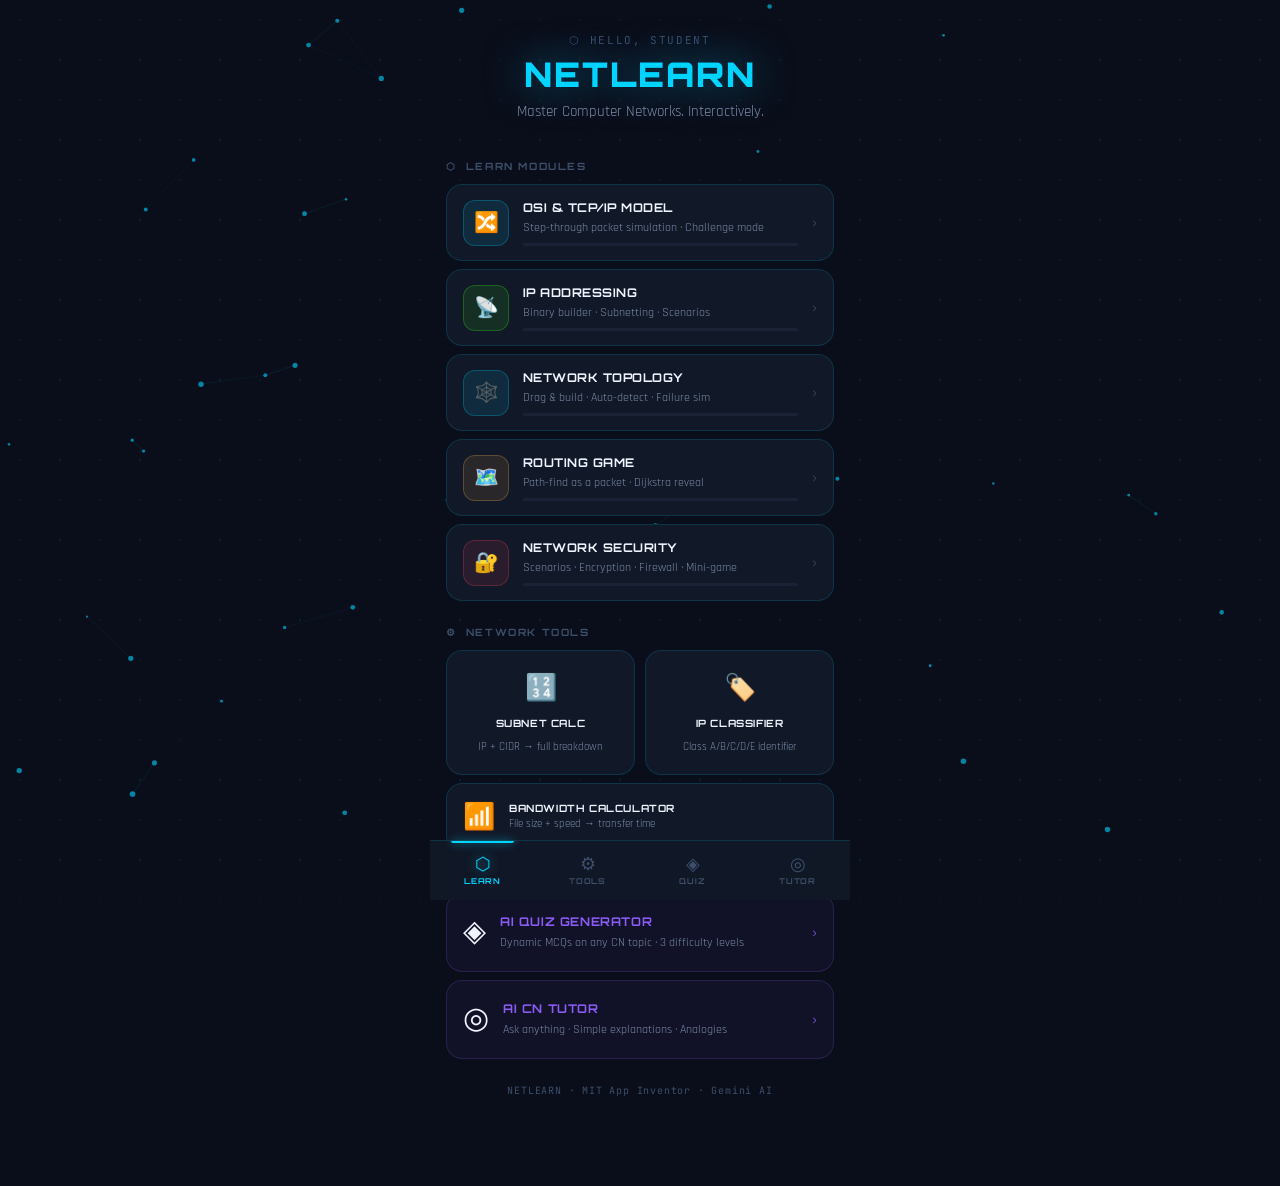
<file: index.html>
<!DOCTYPE html>
<html lang="en">
<head>
<meta charset="UTF-8">
<meta name="viewport" content="width=device-width, initial-scale=1.0, maximum-scale=1.0">
<meta name="description" content="NETLEARN — Interactive Computer Networks learning platform with simulations, tools, AI quiz, and tutor.">
<title>NETLEARN — Computer Networks</title>
<link rel="stylesheet" href="style.css">
<style>
  #bg-canvas { position:fixed; top:0; left:0; width:100%; height:100%; z-index:0; pointer-events:none; }
  .page-wrap  { position:relative; z-index:1; max-width:420px; margin:0 auto; padding-bottom:80px; }
  .hero { padding: 32px 20px 20px; text-align:center; }
  .hero-greeting { font-family:var(--font-mono); font-size:11px; color:var(--text-muted); letter-spacing:0.15em; text-transform:uppercase; margin-bottom:8px; }
  .hero-title { font-family:var(--font-display); font-size:34px; font-weight:900; color:var(--accent-blue); text-shadow:var(--glow-blue-lg); letter-spacing:0.06em; line-height:1; margin-bottom:10px; }
  .hero-tagline { font-family:var(--font-body); font-size:15px; color:var(--text-secondary); font-weight:400; }
  .section-label { font-family:var(--font-display); font-size:10px; font-weight:700; color:var(--text-muted); text-transform:uppercase; letter-spacing:0.16em; padding:16px 0 10px; }
  .module-card { display:flex; align-items:center; gap:14px; background:var(--bg-secondary); border:1px solid var(--border); border-radius:var(--radius-card); padding:14px 16px; text-decoration:none; color:var(--text-primary); transition:all 0.25s ease; margin-bottom:8px; }
  .module-card:hover,.module-card:active { border-color:var(--accent-blue); box-shadow:var(--glow-blue); transform:translateY(-1px); }
  .module-card:active { transform:scale(0.97); }
  .mod-icon { width:46px; height:46px; border-radius:12px; display:flex; align-items:center; justify-content:center; font-size:20px; flex-shrink:0; border:1px solid var(--border); }
  .mod-icon.blue   { background:rgba(0,212,255,0.1); border-color:rgba(0,212,255,0.25); }
  .mod-icon.green  { background:rgba(57,255,20,0.1); border-color:rgba(57,255,20,0.25); }
  .mod-icon.amber  { background:rgba(255,179,71,0.1); border-color:rgba(255,179,71,0.25); }
  .mod-icon.red    { background:rgba(255,69,96,0.1); border-color:rgba(255,69,96,0.25); }
  .mod-icon.purple { background:rgba(139,92,246,0.1); border-color:rgba(139,92,246,0.25); }
  .mod-info { flex:1; min-width:0; }
  .mod-name { font-family:var(--font-display); font-size:12px; font-weight:700; color:var(--text-primary); letter-spacing:0.04em; margin-bottom:2px; }
  .mod-desc { font-family:var(--font-body); font-size:12px; color:var(--text-secondary); white-space:nowrap; overflow:hidden; text-overflow:ellipsis; }
  .mod-progress { height:3px; background:var(--bg-tertiary); border-radius:99px; margin-top:6px; }
  .mod-progress-bar { height:100%; border-radius:99px; background:var(--accent-blue); transition:width 0.6s ease; box-shadow:0 0 6px rgba(0,212,255,0.5); }
  .mod-arrow { color:var(--text-muted); font-size:18px; flex-shrink:0; }
  .tool-grid { display:grid; grid-template-columns:1fr 1fr; gap:10px; margin-bottom:8px; }
  .tool-card { display:flex; flex-direction:column; align-items:center; justify-content:center; gap:8px; background:var(--bg-secondary); border:1px solid var(--border); border-radius:var(--radius-card); padding:18px 10px; text-decoration:none; color:var(--text-primary); text-align:center; transition:all 0.25s ease; }
  .tool-card:hover,.tool-card:active { border-color:var(--accent-blue); box-shadow:var(--glow-blue); }
  .tool-card:active { transform:scale(0.97); }
  .tool-icon { font-size:26px; }
  .tool-name { font-family:var(--font-display); font-size:10px; font-weight:700; letter-spacing:0.06em; color:var(--text-primary); }
  .tool-desc { font-size:11px; color:var(--text-secondary); font-family:var(--font-body); }
  .ai-card { display:flex; align-items:center; gap:14px; background:rgba(139,92,246,0.06); border:1px solid rgba(139,92,246,0.2); border-radius:var(--radius-card); padding:16px; text-decoration:none; color:var(--text-primary); transition:all 0.25s ease; margin-bottom:8px; }
  .ai-card:hover,.ai-card:active { border-color:var(--accent-purple); box-shadow:var(--glow-purple); }
  .ai-icon { font-size:30px; flex-shrink:0; }
  .ai-info h3 { font-family:var(--font-display); font-size:12px; font-weight:700; color:var(--accent-purple); letter-spacing:0.05em; margin-bottom:3px; }
  .ai-info p { font-family:var(--font-body); font-size:12px; color:var(--text-secondary); }
  .ai-arrow { color:var(--accent-purple); margin-left:auto; font-size:18px; flex-shrink:0; }
  .footer { text-align:center; font-family:var(--font-mono); font-size:10px; color:var(--text-muted); padding:16px 0 8px; letter-spacing:0.08em; }
  .px { padding:0 16px; }
</style>
</head>
<body>
<canvas id="bg-canvas"></canvas>
<div class="page-wrap">

  <!-- Hero -->
  <div class="hero stagger-1">
    <div class="hero-greeting">⬡ HELLO, STUDENT</div>
    <div class="hero-title">NETLEARN</div>
    <div class="hero-tagline">Master Computer Networks. Interactively.</div>
  </div>

  <div class="px">

    <!-- Learn Section -->
    <div class="section-label stagger-2">⬡ &nbsp;Learn Modules</div>

    <a class="module-card stagger-2" href="learn_osi.html">
      <div class="mod-icon blue">🔀</div>
      <div class="mod-info">
        <div class="mod-name">OSI &amp; TCP/IP MODEL</div>
        <div class="mod-desc">Step-through packet simulation · Challenge mode</div>
        <div class="mod-progress"><div class="mod-progress-bar" id="prog-osi" style="width:0%"></div></div>
      </div>
      <div class="mod-arrow">›</div>
    </a>

    <a class="module-card stagger-3" href="learn_ip.html">
      <div class="mod-icon green">📡</div>
      <div class="mod-info">
        <div class="mod-name">IP ADDRESSING</div>
        <div class="mod-desc">Binary builder · Subnetting · Scenarios</div>
        <div class="mod-progress"><div class="mod-progress-bar" id="prog-ip" style="width:0%;background:var(--accent-green);box-shadow:0 0 6px rgba(57,255,20,0.5)"></div></div>
      </div>
      <div class="mod-arrow">›</div>
    </a>

    <a class="module-card stagger-4" href="learn_topology.html">
      <div class="mod-icon blue">🕸️</div>
      <div class="mod-info">
        <div class="mod-name">NETWORK TOPOLOGY</div>
        <div class="mod-desc">Drag &amp; build · Auto-detect · Failure sim</div>
        <div class="mod-progress"><div class="mod-progress-bar" id="prog-topology" style="width:0%"></div></div>
      </div>
      <div class="mod-arrow">›</div>
    </a>

    <a class="module-card stagger-5" href="learn_routing.html">
      <div class="mod-icon amber">🗺️</div>
      <div class="mod-info">
        <div class="mod-name">ROUTING GAME</div>
        <div class="mod-desc">Path-find as a packet · Dijkstra reveal</div>
        <div class="mod-progress"><div class="mod-progress-bar" id="prog-routing" style="width:0%;background:var(--accent-amber);box-shadow:0 0 6px rgba(255,179,71,0.5)"></div></div>
      </div>
      <div class="mod-arrow">›</div>
    </a>

    <a class="module-card stagger-6" href="learn_security.html">
      <div class="mod-icon red">🔐</div>
      <div class="mod-info">
        <div class="mod-name">NETWORK SECURITY</div>
        <div class="mod-desc">Scenarios · Encryption · Firewall · Mini-game</div>
        <div class="mod-progress"><div class="mod-progress-bar" id="prog-security" style="width:0%;background:var(--accent-red);box-shadow:0 0 6px rgba(255,69,96,0.5)"></div></div>
      </div>
      <div class="mod-arrow">›</div>
    </a>

    <!-- Tools Section -->
    <div class="section-label stagger-6">⚙ &nbsp;Network Tools</div>
    <div class="tool-grid stagger-7">
      <a class="tool-card" href="tools_subnet.html">
        <div class="tool-icon">🔢</div>
        <div class="tool-name">SUBNET CALC</div>
        <div class="tool-desc">IP + CIDR → full breakdown</div>
      </a>
      <a class="tool-card" href="tools_ipclass.html">
        <div class="tool-icon">🏷️</div>
        <div class="tool-name">IP CLASSIFIER</div>
        <div class="tool-desc">Class A/B/C/D/E identifier</div>
      </a>
    </div>
    <a class="tool-card stagger-7" href="tools_bandwidth.html" style="flex-direction:row;justify-content:flex-start;gap:14px;padding:14px 16px;">
      <div class="tool-icon">📶</div>
      <div style="text-align:left">
        <div class="tool-name">BANDWIDTH CALCULATOR</div>
        <div class="tool-desc">File size + speed → transfer time</div>
      </div>
    </a>

    <!-- AI Features -->
    <div class="section-label stagger-7">◎ &nbsp;AI Features</div>
    <a class="ai-card stagger-8" href="quiz.html">
      <div class="ai-icon">◈</div>
      <div class="ai-info">
        <h3>AI QUIZ GENERATOR</h3>
        <p>Dynamic MCQs on any CN topic · 3 difficulty levels</p>
      </div>
      <div class="ai-arrow">›</div>
    </a>
    <a class="ai-card stagger-8" href="tutor.html">
      <div class="ai-icon">◎</div>
      <div class="ai-info">
        <h3>AI CN TUTOR</h3>
        <p>Ask anything · Simple explanations · Analogies</p>
      </div>
      <div class="ai-arrow">›</div>
    </a>

    <div class="footer">NETLEARN · MIT App Inventor · Gemini AI</div>
  </div>

  <!-- Bottom Nav -->
  <nav class="bottom-nav">
    <a class="nav-item active" href="index.html"><div class="nav-icon">⬡</div><div class="nav-label">Learn</div></a>
    <a class="nav-item" href="tools_subnet.html"><div class="nav-icon">⚙</div><div class="nav-label">Tools</div></a>
    <a class="nav-item" href="quiz.html"><div class="nav-icon">◈</div><div class="nav-label">Quiz</div></a>
    <a class="nav-item" href="tutor.html"><div class="nav-icon">◎</div><div class="nav-label">Tutor</div></a>
  </nav>
</div>

<script>
// Particle canvas animation
(function(){
  const canvas = document.getElementById('bg-canvas');
  const ctx = canvas.getContext('2d');
  let W, H, particles = [];
  function resize(){ W = canvas.width = window.innerWidth; H = canvas.height = window.innerHeight; }
  resize();
  window.addEventListener('resize', resize);
  for(let i=0;i<40;i++) particles.push({ x:Math.random()*W, y:Math.random()*H, vx:(Math.random()-.5)*0.4, vy:(Math.random()-.5)*0.4, r:Math.random()*2+1 });
  function draw(){
    ctx.clearRect(0,0,W,H);
    particles.forEach(p => {
      p.x += p.vx; p.y += p.vy;
      if(p.x<0) p.x=W; if(p.x>W) p.x=0;
      if(p.y<0) p.y=H; if(p.y>H) p.y=0;
      ctx.beginPath(); ctx.arc(p.x,p.y,p.r,0,Math.PI*2);
      ctx.fillStyle='rgba(0,212,255,0.6)'; ctx.fill();
    });
    particles.forEach((a,i)=> particles.slice(i+1).forEach(b=>{
      const dx=a.x-b.x, dy=a.y-b.y, dist=Math.sqrt(dx*dx+dy*dy);
      if(dist<120){ ctx.beginPath(); ctx.moveTo(a.x,a.y); ctx.lineTo(b.x,b.y);
        ctx.strokeStyle=`rgba(0,212,255,${0.18*(1-dist/120)})`; ctx.lineWidth=0.7; ctx.stroke(); }
    }));
    requestAnimationFrame(draw);
  }
  draw();
})();

// Load progress bars from localStorage
['osi','ip','topology','routing','security'].forEach(m=>{
  try{
    const p = parseInt(localStorage.getItem('progress_'+m)||0);
    const bar = document.getElementById('prog-'+m);
    if(bar) setTimeout(()=>bar.style.width=p+'%',300);
  }catch(e){}
});
</script>
</body>
</html>
</file>
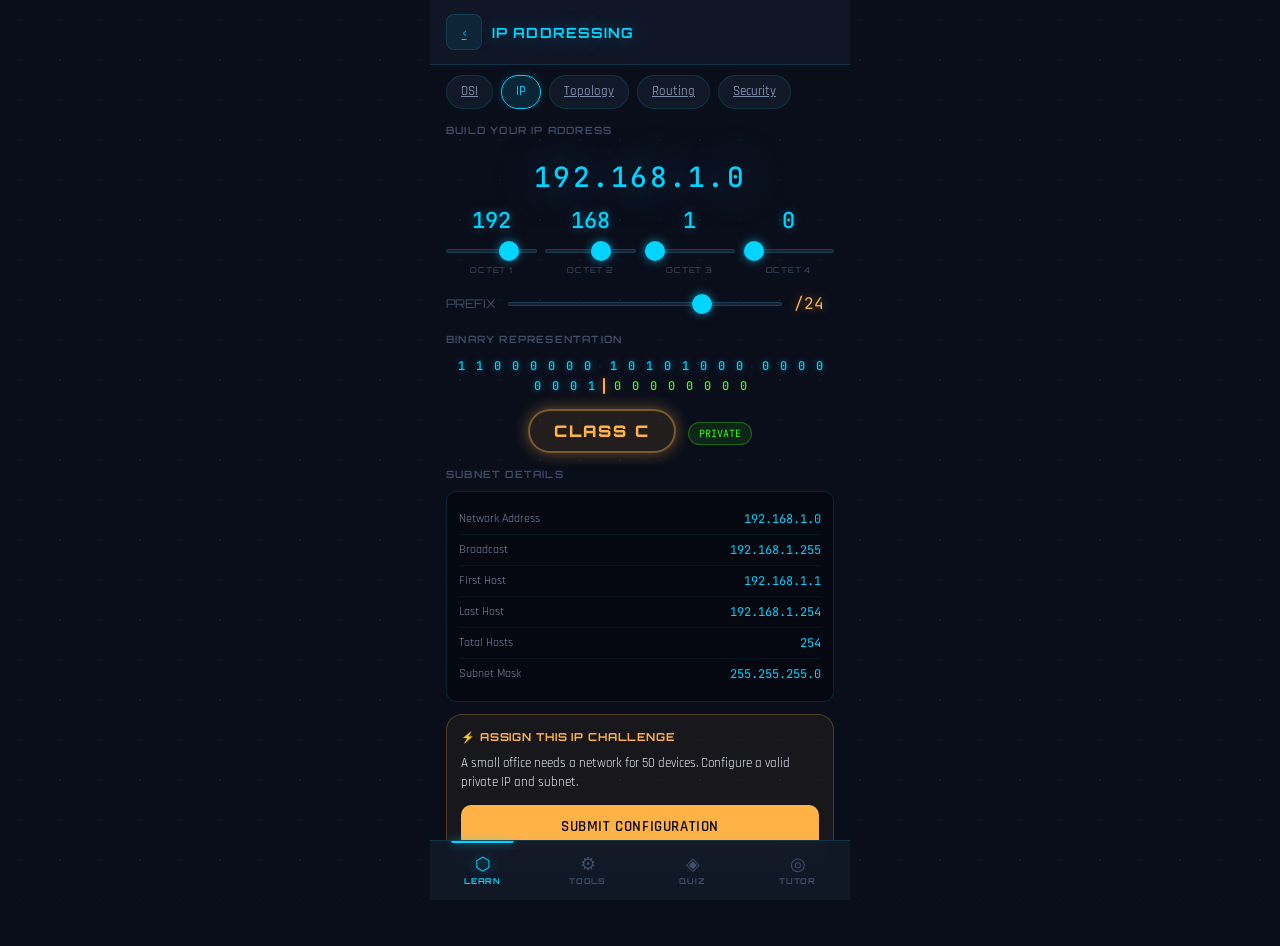
<file: learn_ip.html>
<!DOCTYPE html>
<html lang="en">
<head>
<meta charset="UTF-8">
<meta name="viewport" content="width=device-width, initial-scale=1.0, maximum-scale=1.0">
<meta name="description" content="IP Addressing & Subnetting interactive tool — NETLEARN">
<title>IP Addressing — NETLEARN</title>
<link rel="stylesheet" href="style.css">
<style>
  .topic-nav { padding:10px 16px 0; overflow-x:auto; display:flex; gap:8px; scrollbar-width:none; }
  .topic-nav::-webkit-scrollbar { display:none; }
  .ip-display { text-align:center; font-family:var(--font-mono); font-size:28px; font-weight:500; color:var(--accent-blue); text-shadow:var(--glow-blue-lg); letter-spacing:0.08em; padding:14px 16px 4px; }
  .octet-row { display:grid; grid-template-columns:repeat(4,1fr); gap:8px; padding:8px 16px; }
  .octet-box { text-align:center; }
  .octet-val { font-family:var(--font-mono); font-size:22px; font-weight:500; color:var(--accent-blue); text-shadow:0 0 10px rgba(0,212,255,0.4); line-height:1; margin-bottom:6px; }
  .octet-box input[type=range] { width:100%; }
  .octet-label { font-family:var(--font-display); font-size:8px; color:var(--text-muted); text-transform:uppercase; letter-spacing:0.1em; margin-top:4px; }
  .binary-row { display:flex; align-items:center; flex-wrap:wrap; padding:6px 16px; gap:2px; justify-content:center; }
  .bit { font-family:var(--font-mono); font-size:12px; font-weight:500; width:16px; text-align:center; transition:color 0.25s; }
  .bit.net { color:var(--accent-blue); text-shadow:0 0 6px rgba(0,212,255,0.5); }
  .bit.host { color:var(--accent-green); }
  .bit-dot { color:var(--text-muted); font-size:10px; margin:0 2px; }
  .prefix-sep { width:2px; height:16px; background:var(--accent-amber); box-shadow:0 0 8px rgba(255,179,71,0.6); border-radius:1px; display:inline-block; margin:0 2px; }
  .cidr-row { display:flex; align-items:center; gap:12px; padding:8px 16px; }
  .cidr-label { font-family:var(--font-display); font-size:12px; color:var(--text-muted); white-space:nowrap; }
  .cidr-badge { font-family:var(--font-mono); font-size:16px; color:var(--accent-amber); text-shadow:0 0 10px rgba(255,179,71,0.5); min-width:40px; }
  .class-badge-wrap { text-align:center; padding:8px 16px 4px; }
  .class-badge { display:inline-block; font-family:var(--font-display); font-size:16px; font-weight:900; letter-spacing:0.12em; padding:8px 24px; border-radius:var(--radius-pill); border:2px solid; transition:all 0.3s; }
  .private-badge { display:inline-block; font-family:var(--font-mono); font-size:10px; padding:3px 10px; border-radius:var(--radius-pill); margin-left:8px; }
  .subnet-card { margin:6px 16px; background:#050810; border:1px solid rgba(0,212,255,0.15); border-radius:10px; padding:12px; }
  .subnet-row { display:flex; justify-content:space-between; align-items:center; padding:6px 0; border-bottom:1px solid rgba(0,212,255,0.05); }
  .subnet-row:last-child { border-bottom:none; }
  .subnet-lbl { font-family:var(--font-body); font-size:12px; color:var(--text-secondary); }
  .subnet-val { font-family:var(--font-mono); font-size:12px; color:var(--accent-blue); }
  .challenge-card { margin:6px 16px; background:rgba(255,179,71,0.06); border:1px solid rgba(255,179,71,0.25); border-radius:var(--radius-card); padding:14px; }
  .challenge-card h3 { font-family:var(--font-display); font-size:11px; color:var(--accent-amber); letter-spacing:0.08em; margin-bottom:8px; }
  .challenge-card p { font-family:var(--font-body); font-size:13px; color:var(--text-primary); line-height:1.5; margin-bottom:12px; }
  .challenge-result-msg { font-family:var(--font-mono); font-size:12px; padding:8px; border-radius:8px; margin-top:8px; display:none; }
</style>
</head>
<body>
<div class="screen">

  <div class="header">
    <a href="index.html" class="back-btn">‹</a>
    <h1>IP ADDRESSING</h1>
  </div>

  <div class="topic-nav">
    <a href="learn_osi.html" class="chip">OSI</a>
    <span class="chip active">IP</span>
    <a href="learn_topology.html" class="chip">Topology</a>
    <a href="learn_routing.html" class="chip">Routing</a>
    <a href="learn_security.html" class="chip">Security</a>
  </div>

  <div style="padding:10px 16px 0"><span class="card-title">BUILD YOUR IP ADDRESS</span></div>

  <!-- IP Display -->
  <div class="ip-display" id="ip-display">192.168.1.0</div>

  <!-- Octet sliders -->
  <div class="octet-row">
    <div class="octet-box">
      <div class="octet-val" id="v0">192</div>
      <input type="range" min="0" max="255" value="192" id="s0" oninput="updateOctet(0,this.value)">
      <div class="octet-label">Octet 1</div>
    </div>
    <div class="octet-box">
      <div class="octet-val" id="v1">168</div>
      <input type="range" min="0" max="255" value="168" id="s1" oninput="updateOctet(1,this.value)">
      <div class="octet-label">Octet 2</div>
    </div>
    <div class="octet-box">
      <div class="octet-val" id="v2">1</div>
      <input type="range" min="0" max="255" value="1" id="s2" oninput="updateOctet(2,this.value)">
      <div class="octet-label">Octet 3</div>
    </div>
    <div class="octet-box">
      <div class="octet-val" id="v3">0</div>
      <input type="range" min="0" max="255" value="0" id="s3" oninput="updateOctet(3,this.value)">
      <div class="octet-label">Octet 4</div>
    </div>
  </div>

  <!-- CIDR Slider -->
  <div class="cidr-row">
    <div class="cidr-label">PREFIX</div>
    <input type="range" min="8" max="30" value="24" id="cidr-slider" oninput="updateUI()" style="flex:1">
    <div class="cidr-badge" id="cidr-display">/24</div>
  </div>

  <!-- Binary display -->
  <div style="padding:4px 16px 0"><span class="card-title">BINARY REPRESENTATION</span></div>
  <div class="binary-row" id="binary-row"></div>

  <!-- Class badge -->
  <div class="class-badge-wrap">
    <span class="class-badge" id="class-badge">CLASS C</span>
    <span class="private-badge" id="private-badge" style="background:rgba(57,255,20,0.1);border:1px solid rgba(57,255,20,0.3);color:var(--accent-green)">PRIVATE</span>
  </div>

  <!-- Subnet details -->
  <div style="padding:6px 16px 0"><span class="card-title">SUBNET DETAILS</span></div>
  <div class="subnet-card">
    <div class="subnet-row"><span class="subnet-lbl">Network Address</span><span class="subnet-val" id="r-net">192.168.1.0</span></div>
    <div class="subnet-row"><span class="subnet-lbl">Broadcast</span><span class="subnet-val" id="r-bcast">192.168.1.255</span></div>
    <div class="subnet-row"><span class="subnet-lbl">First Host</span><span class="subnet-val" id="r-first">192.168.1.1</span></div>
    <div class="subnet-row"><span class="subnet-lbl">Last Host</span><span class="subnet-val" id="r-last">192.168.1.254</span></div>
    <div class="subnet-row"><span class="subnet-lbl">Total Hosts</span><span class="subnet-val" id="r-hosts">254</span></div>
    <div class="subnet-row"><span class="subnet-lbl">Subnet Mask</span><span class="subnet-val" id="r-mask">255.255.255.0</span></div>
  </div>

  <!-- Game mode -->
  <div class="challenge-card">
    <h3>⚡ ASSIGN THIS IP CHALLENGE</h3>
    <p id="challenge-text">A small office needs a network for 50 devices. Configure a valid private IP and subnet.</p>
    <button class="btn btn-amber btn-full" onclick="checkChallenge()">SUBMIT CONFIGURATION</button>
    <div class="challenge-result-msg" id="challenge-msg"></div>
  </div>

  <nav class="bottom-nav">
    <a class="nav-item active" href="index.html"><div class="nav-icon">⬡</div><div class="nav-label">Learn</div></a>
    <a class="nav-item" href="tools_subnet.html"><div class="nav-icon">⚙</div><div class="nav-label">Tools</div></a>
    <a class="nav-item" href="quiz.html"><div class="nav-icon">◈</div><div class="nav-label">Quiz</div></a>
    <a class="nav-item" href="tutor.html"><div class="nav-icon">◎</div><div class="nav-label">Tutor</div></a>
  </nav>
</div>

<script src="utils.js"></script>
<script>
let octets = [192,168,1,0];
let prefix = 24;

const CLASS_COLORS = {
  A:       { color:'var(--accent-blue)',   bg:'rgba(0,212,255,0.1)',   border:'rgba(0,212,255,0.4)' },
  B:       { color:'var(--accent-green)',  bg:'rgba(57,255,20,0.1)',   border:'rgba(57,255,20,0.4)' },
  C:       { color:'var(--accent-amber)',  bg:'rgba(255,179,71,0.1)',  border:'rgba(255,179,71,0.4)' },
  D:       { color:'var(--accent-purple)', bg:'rgba(139,92,246,0.1)', border:'rgba(139,92,246,0.4)' },
  E:       { color:'var(--accent-red)',    bg:'rgba(255,69,96,0.1)',   border:'rgba(255,69,96,0.4)' },
  Loopback:{ color:'var(--text-secondary)',bg:'rgba(120,139,168,0.1)', border:'rgba(120,139,168,0.4)' }
};

function updateOctet(i, v) { octets[i] = parseInt(v); document.getElementById('v'+i).textContent = v; updateUI(); }

function updateUI() {
  prefix = parseInt(document.getElementById('cidr-slider').value);
  document.getElementById('cidr-display').textContent = '/' + prefix;
  document.getElementById('ip-display').textContent = octets.join('.');

  // Binary display
  const bits = octets.map(o => toBinary(o)).join('');
  const row = document.getElementById('binary-row');
  row.innerHTML = '';
  for (let i = 0; i < 32; i++) {
    if (i > 0 && i % 8 === 0 && i !== prefix) row.insertAdjacentHTML('beforeend','<span class="bit-dot">.</span>');
    if (i === prefix) row.insertAdjacentHTML('beforeend','<span class="prefix-sep"></span>');
    const cls = i < prefix ? 'net' : 'host';
    row.insertAdjacentHTML('beforeend',`<span class="bit ${cls}">${bits[i]}</span>`);
  }

  // Class badge
  const cls = getClass(octets[0]);
  const cc = CLASS_COLORS[cls] || CLASS_COLORS.C;
  const badge = document.getElementById('class-badge');
  badge.textContent = 'CLASS ' + cls;
  badge.style.color = cc.color; badge.style.background = cc.bg; badge.style.borderColor = cc.border;
  badge.style.boxShadow = `0 0 16px ${cc.border}`;

  // Private badge
  const privBadge = document.getElementById('private-badge');
  if (isPrivate(octets)) {
    privBadge.style.display = 'inline-block';
  } else {
    privBadge.style.display = 'none';
  }

  // Subnet details
  const d = getSubnetDetails(octets, prefix);
  document.getElementById('r-net').textContent = d.network;
  document.getElementById('r-bcast').textContent = d.broadcast;
  document.getElementById('r-first').textContent = d.firstHost;
  document.getElementById('r-last').textContent = d.lastHost;
  document.getElementById('r-hosts').textContent = d.totalHosts.toLocaleString();
  document.getElementById('r-mask').textContent = d.mask;

  try { localStorage.setItem('progress_ip', Math.min(100, prefix*2).toString()); } catch(e){}
}

const CHALLENGES = [
  { text:'A small office needs a network for 50 devices. Configure a valid private IP and subnet.', minHosts:50, maxHosts:254, mustPrivate:true },
  { text:'A large university needs IP space for 1000 devices. Configure accordingly.', minHosts:500, maxHosts:65534, mustPrivate:true },
  { text:'A point-to-point WAN link needs exactly 2 host addresses. What prefix?', minHosts:2, maxHosts:2, mustPrivate:false },
];
let currentChallenge = 0;

document.getElementById('challenge-text').textContent = CHALLENGES[0].text;

function checkChallenge() {
  const ch = CHALLENGES[currentChallenge];
  const d = getSubnetDetails(octets, prefix);
  const msg = document.getElementById('challenge-msg');
  msg.style.display = 'block';
  if (ch.mustPrivate && !isPrivate(octets)) {
    msg.style.background = 'rgba(255,69,96,0.1)'; msg.style.color = 'var(--accent-red)';
    msg.textContent = '✗ Must use a private IP range (10.x, 172.16-31.x, or 192.168.x.x)';
    return;
  }
  if (d.totalHosts >= ch.minHosts && d.totalHosts <= ch.maxHosts) {
    msg.style.background = 'rgba(57,255,20,0.1)'; msg.style.color = 'var(--accent-green)';
    msg.textContent = '✓ Correct! ' + d.totalHosts + ' usable hosts configured.';
    currentChallenge = (currentChallenge + 1) % CHALLENGES.length;
    setTimeout(() => { document.getElementById('challenge-text').textContent = CHALLENGES[currentChallenge].text; msg.style.display='none'; }, 2500);
    try { localStorage.setItem('progress_ip', '100'); sendToApp({type:'topicDone',topic:'ip'}); } catch(e){}
  } else {
    msg.style.background = 'rgba(255,69,96,0.1)'; msg.style.color = 'var(--accent-red)';
    msg.textContent = `✗ Need ${ch.minHosts}–${ch.maxHosts} hosts. Your subnet has ${d.totalHosts}.`;
  }
}

updateUI();
</script>
</body>
</html>
</file>
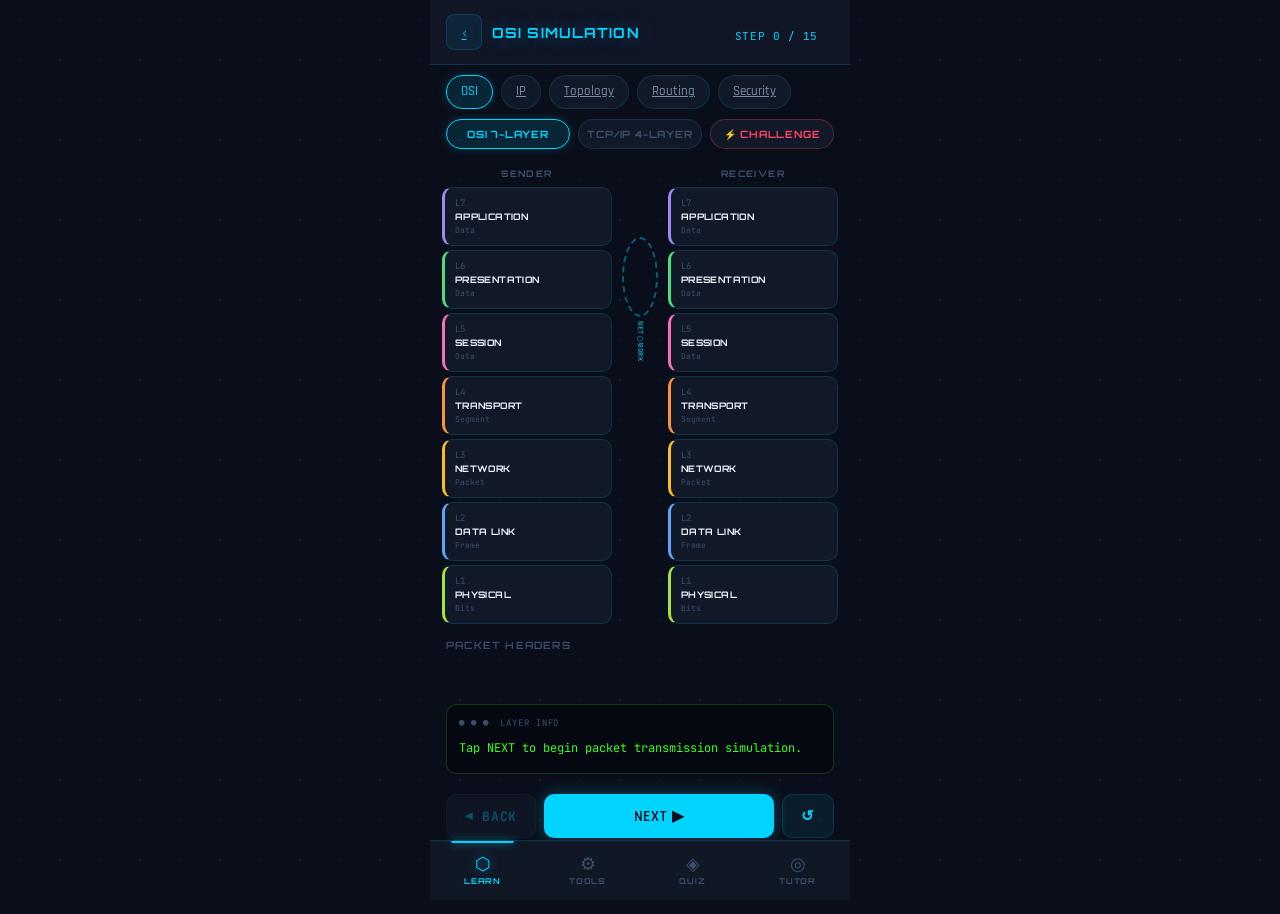
<file: learn_osi.html>
<!DOCTYPE html>
<html lang="en">
<head>
<meta charset="UTF-8">
<meta name="viewport" content="width=device-width, initial-scale=1.0, maximum-scale=1.0">
<meta name="description" content="OSI & TCP/IP Model interactive simulation — NETLEARN">
<title>OSI Simulation — NETLEARN</title>
<link rel="stylesheet" href="style.css">
<style>
  .topic-nav { padding:10px 16px 0; overflow-x:auto; display:flex; gap:8px; scrollbar-width:none; }
  .topic-nav::-webkit-scrollbar { display:none; }
  .step-info { font-family:var(--font-mono); font-size:11px; color:var(--accent-blue); text-align:right; padding:8px 16px 0; letter-spacing:0.05em; }
  .mode-row { display:flex; gap:8px; padding:10px 16px; }
  .mode-pill { flex:1; text-align:center; padding:8px; border-radius:var(--radius-pill); font-family:var(--font-display); font-size:10px; font-weight:700; letter-spacing:0.08em; border:1px solid var(--border); background:var(--bg-secondary); color:var(--text-muted); cursor:pointer; transition:all 0.25s; }
  .mode-pill.active { background:rgba(0,212,255,0.12); border-color:var(--accent-blue); color:var(--accent-blue); box-shadow:0 0 10px rgba(0,212,255,0.2); }
  .sim-area { padding:0 12px; display:grid; grid-template-columns:1fr 44px 1fr; gap:6px; align-items:start; }
  .col-label { font-family:var(--font-display); font-size:9px; font-weight:700; color:var(--text-muted); letter-spacing:0.16em; text-align:center; padding:8px 0 6px; }
  .layer-card { border-radius:10px; padding:9px 10px; background:var(--bg-secondary); border:1px solid var(--border); border-left:3px solid; margin-bottom:4px; cursor:pointer; transition:all 0.25s ease; position:relative; }
  .layer-card.active { background:rgba(0,212,255,0.06); transform:scale(1.02); box-shadow:0 0 14px rgba(0,212,255,0.3); }
  .layer-card.challenge-break { border-color:var(--accent-red)!important; background:rgba(255,69,96,0.08)!important; animation:glowPulseRed 1.5s infinite; }
  .layer-num { font-family:var(--font-mono); font-size:9px; color:var(--text-muted); }
  .layer-name { font-family:var(--font-display); font-size:9px; font-weight:700; color:var(--text-primary); letter-spacing:0.04em; }
  .layer-pdu { font-family:var(--font-mono); font-size:8px; color:var(--text-muted); }
  .cloud-col { display:flex; flex-direction:column; align-items:center; justify-content:center; gap:4px; min-height:280px; }
  .cloud-circle { width:36px; height:80px; border:2px dashed rgba(0,212,255,0.4); border-radius:50%; display:flex; align-items:center; justify-content:center; animation:glowPulse 2.5s infinite; }
  .cloud-label { font-family:var(--font-mono); font-size:7px; color:var(--accent-blue); text-align:center; letter-spacing:0.08em; writing-mode:vertical-rl; }
  .packet-viz { padding:10px 16px; overflow-x:auto; display:flex; gap:4px; scrollbar-width:none; min-height:38px; align-items:center; }
  .packet-viz::-webkit-scrollbar { display:none; }
  .pkt-seg { font-family:var(--font-mono); font-size:10px; padding:4px 8px; border-radius:6px; white-space:nowrap; border:1px solid; animation:fadeSlideUp 0.3s ease; }
  .info-panel { margin:10px 16px; background:#050810; border:1px solid rgba(57,255,20,0.2); border-radius:10px; padding:12px; min-height:70px; }
  .info-panel .ip-header { font-family:var(--font-mono); font-size:9px; color:var(--text-muted); margin-bottom:8px; letter-spacing:0.1em; }
  .info-panel .ip-text { font-family:var(--font-mono); font-size:12px; color:var(--accent-green); line-height:1.6; }
  .controls { display:flex; gap:8px; padding:10px 16px 0; }
  .challenge-overlay { display:none; position:fixed; inset:0; background:rgba(10,14,26,0.92); z-index:300; flex-direction:column; align-items:center; justify-content:center; }
  .challenge-overlay.show { display:flex; }
  .challenge-result { border-radius:var(--radius-card); padding:32px; text-align:center; max-width:300px; }
  .challenge-result h2 { font-family:var(--font-display); font-size:20px; font-weight:900; margin-bottom:12px; letter-spacing:0.08em; }
  .challenge-result p { font-family:var(--font-body); font-size:15px; color:var(--text-secondary); margin-bottom:20px; }
</style>
</head>
<body>
<div class="screen">

  <!-- Header -->
  <div class="header">
    <a href="index.html" class="back-btn">‹</a>
    <h1>OSI SIMULATION</h1>
    <div id="step-counter" class="step-info">STEP 0 / 15</div>
  </div>

  <!-- Topic pills -->
  <div class="topic-nav">
    <span class="chip active">OSI</span>
    <a href="learn_ip.html" class="chip">IP</a>
    <a href="learn_topology.html" class="chip">Topology</a>
    <a href="learn_routing.html" class="chip">Routing</a>
    <a href="learn_security.html" class="chip">Security</a>
  </div>

  <!-- Mode toggle -->
  <div class="mode-row">
    <button class="mode-pill active" id="osi-btn" onclick="setModel('osi')">OSI 7-LAYER</button>
    <button class="mode-pill" id="tcpip-btn" onclick="setModel('tcpip')">TCP/IP 4-LAYER</button>
    <button class="mode-pill" id="challenge-btn" onclick="startChallenge()" style="border-color:rgba(255,69,96,0.3);color:var(--accent-red);">⚡ CHALLENGE</button>
  </div>

  <!-- Simulation area -->
  <div class="sim-area" id="sim-area">
    <div>
      <div class="col-label">SENDER</div>
      <div id="sender-layers"></div>
    </div>
    <div class="cloud-col">
      <div class="cloud-circle"></div>
      <div class="cloud-label">NET⬡WORK</div>
    </div>
    <div>
      <div class="col-label">RECEIVER</div>
      <div id="receiver-layers"></div>
    </div>
  </div>

  <!-- Packet visualizer -->
  <div style="padding:6px 16px 0"><span class="card-title">PACKET HEADERS</span></div>
  <div class="packet-viz" id="packet-viz"></div>

  <!-- Info panel -->
  <div class="info-panel">
    <div class="ip-header">● ● ●&nbsp;&nbsp;LAYER INFO</div>
    <div class="ip-text" id="info-text">Tap NEXT to begin packet transmission simulation.</div>
  </div>

  <!-- Controls -->
  <div class="controls">
    <button class="btn btn-terminal" onclick="prevStep()" id="btn-back" disabled>◀ BACK</button>
    <button class="btn btn-primary" onclick="nextStep()" id="btn-next" style="flex:2">NEXT ▶</button>
    <button class="btn btn-ghost" onclick="resetSim()">↺</button>
  </div>

  <!-- Bottom Nav -->
  <nav class="bottom-nav">
    <a class="nav-item active" href="index.html"><div class="nav-icon">⬡</div><div class="nav-label">Learn</div></a>
    <a class="nav-item" href="tools_subnet.html"><div class="nav-icon">⚙</div><div class="nav-label">Tools</div></a>
    <a class="nav-item" href="quiz.html"><div class="nav-icon">◈</div><div class="nav-label">Quiz</div></a>
    <a class="nav-item" href="tutor.html"><div class="nav-icon">◎</div><div class="nav-label">Tutor</div></a>
  </nav>
</div>

<!-- Challenge overlay -->
<div class="challenge-overlay" id="challenge-overlay">
  <div class="challenge-result" id="challenge-result"></div>
</div>

<script src="utils.js"></script>
<script>
const OSI_LAYERS = [
  { id:7, name:'Application',  pdu:'Data',    color:'#9D8BF4', header:'[APP]',  info:'User data created here. HTTP, FTP, DNS protocols operate at this layer.' },
  { id:6, name:'Presentation', pdu:'Data',    color:'#4ADE80', header:'[PRES]', info:'Encrypts & encodes data. SSL/TLS, JPEG, ASCII conversion happen here.' },
  { id:5, name:'Session',      pdu:'Data',    color:'#F472B6', header:'[SESS]', info:'Opens, manages, and terminates communication sessions between applications.' },
  { id:4, name:'Transport',    pdu:'Segment', color:'#FB923C', header:'[TCP]',  info:'Adds port numbers and sequence numbers. TCP provides reliability, UDP is fast.' },
  { id:3, name:'Network',      pdu:'Packet',  color:'#FBBF24', header:'[IP]',   info:'Adds source & destination IP addresses. Routers operate at this layer.' },
  { id:2, name:'Data Link',    pdu:'Frame',   color:'#60A5FA', header:'[MAC]',  info:'Adds MAC address and CRC error check. Switches operate at this layer.' },
  { id:1, name:'Physical',     pdu:'Bits',    color:'#A3E635', header:'[BITS]', info:'Converts the frame into electrical, light, or radio signals for transmission.' }
];

const TCPIP_LAYERS = [
  { id:4, name:'Application',    pdu:'Data',    color:'#9D8BF4', header:'[APP+PRES+SESS]', info:'Combines OSI App, Presentation & Session. HTTP, FTP, SMTP, DNS.' },
  { id:3, name:'Transport',      pdu:'Segment', color:'#FB923C', header:'[TCP/UDP]',       info:'Same as OSI Transport — TCP for reliability, UDP for speed.' },
  { id:2, name:'Internet',       pdu:'Packet',  color:'#FBBF24', header:'[IP+ICMP]',       info:'Equivalent to OSI Network layer. IP addressing, ICMP, ARP.' },
  { id:1, name:'Network Access', pdu:'Frame',   color:'#60A5FA', header:'[MAC+BITS]',      info:'Combines OSI Data Link and Physical layers. Ethernet, WiFi.' }
];

let currentModel = 'osi';
let step = 0;
let challengeMode = false;
let challengeLayer = null;
let layers = [];

function setModel(model) {
  currentModel = model;
  document.getElementById('osi-btn').classList.toggle('active', model==='osi');
  document.getElementById('tcpip-btn').classList.toggle('active', model==='tcpip');
  layers = model === 'osi' ? OSI_LAYERS : TCPIP_LAYERS;
  resetSim();
}

function buildLayerHTML(layers, side, activeStep) {
  const maxStep = layers.length;
  return layers.map((l, i) => {
    let isActive = false;
    if (side === 'sender' && activeStep >= 1 && activeStep <= maxStep) {
      // sender goes top to bottom (layer 7 → 1), step 1 = layer 7
      isActive = activeStep === (i + 1);
    } else if (side === 'receiver' && activeStep > maxStep + 1) {
      // receiver goes bottom to top (layer 1 → 7)
      const recvStep = activeStep - maxStep - 1;
      isActive = recvStep === (maxStep - i);
    }
    const breakClass = challengeMode && challengeLayer === l.id ? 'challenge-break' : '';
    const activeClass = isActive ? 'active' : '';
    return `<div class="layer-card ${activeClass} ${breakClass}" style="border-left-color:${l.color}" data-layer="${l.id}" onclick="handleLayerClick(${l.id})">
      <div class="layer-num">L${l.id}</div>
      <div class="layer-name">${l.name.toUpperCase()}</div>
      <div class="layer-pdu">${l.pdu}</div>
    </div>`;
  }).join('');
}

function renderStep(s) {
  layers = currentModel === 'osi' ? OSI_LAYERS : TCPIP_LAYERS;
  const maxStep = layers.length;
  const total = maxStep * 2 + 1;
  document.getElementById('step-counter').textContent = `STEP ${s} / ${total}`;
  document.getElementById('sender-layers').innerHTML = buildLayerHTML(layers, 'sender', s);
  document.getElementById('receiver-layers').innerHTML = buildLayerHTML(layers, 'receiver', s);

  // Packet viz
  const viz = document.getElementById('packet-viz');
  let headers = [];
  if (s >= 1 && s <= maxStep) headers = layers.slice(0, s).map(l => l);
  else if (s > maxStep) headers = [...layers];
  viz.innerHTML = headers.map(l =>
    `<span class="pkt-seg" style="background:${l.color}22;border-color:${l.color}55;color:${l.color}">${l.header}</span>`
  ).join('');

  // Info text
  let info = 'Tap NEXT to begin packet transmission simulation.';
  if (s >= 1 && s <= maxStep) {
    info = `[SENDER L${layers[s-1].id}] ${layers[s-1].info}`;
  } else if (s === maxStep + 1) {
    info = '[NETWORK] Packet traversing the network cloud. Routers forward using IP headers.';
  } else if (s > maxStep + 1) {
    const ri = s - maxStep - 2;
    const rl = layers[maxStep - 1 - ri];
    if (rl) info = `[RECEIVER L${rl.id}] ${rl.info}`;
    else info = '[COMPLETE] Packet successfully delivered to destination application! ✓';
  }
  const infoEl = document.getElementById('info-text');
  typewriterInline(infoEl, info);

  document.getElementById('btn-back').disabled = s === 0;
  document.getElementById('btn-next').disabled = s >= total;
  if (s >= total) {
    try { localStorage.setItem('progress_osi', '100'); } catch(e){}
    sendToApp({ type:'topicDone', topic:'osi' });
  }
}

function typewriterInline(el, text) {
  el.textContent = '';
  let i = 0;
  const iv = setInterval(() => { el.textContent += text[i]; i++; if(i>=text.length) clearInterval(iv); }, 18);
}

function nextStep() {
  layers = currentModel === 'osi' ? OSI_LAYERS : TCPIP_LAYERS;
  const total = layers.length * 2 + 1;
  if (step < total) { step++; renderStep(step); }
}
function prevStep() { if (step > 0) { step--; renderStep(step); } }
function resetSim() { step = 0; challengeMode = false; challengeLayer = null; renderStep(0); }

function startChallenge() {
  layers = currentModel === 'osi' ? OSI_LAYERS : TCPIP_LAYERS;
  challengeMode = true;
  challengeLayer = layers[Math.floor(Math.random() * layers.length)].id;
  step = 0;
  renderStep(0);
  document.getElementById('info-text').textContent = '⚡ CHALLENGE: A layer is broken! Step through and tap the faulty layer to identify it.';
}

function handleLayerClick(layerId) {
  if (!challengeMode) return;
  const overlay = document.getElementById('challenge-overlay');
  const result = document.getElementById('challenge-result');
  if (layerId === challengeLayer) {
    result.innerHTML = `<h2 style="color:var(--accent-green)">✓ CORRECT!</h2><p>You identified the broken layer correctly. Network engineers call this systematic fault isolation.</p><button class="btn btn-secondary btn-full" onclick="closeChallenge()">CONTINUE</button>`;
    result.style.border = '1px solid var(--accent-green)';
    result.style.background = 'rgba(57,255,20,0.05)';
  } else {
    result.innerHTML = `<h2 style="color:var(--accent-red)">✗ WRONG</h2><p>That layer is functioning normally. Keep analyzing the packet flow to find the fault.</p><button class="btn btn-danger btn-full" onclick="closeChallenge()">TRY AGAIN</button>`;
    result.style.border = '1px solid var(--accent-red)';
    result.style.background = 'rgba(255,69,96,0.05)';
  }
  overlay.classList.add('show');
}

function closeChallenge() {
  document.getElementById('challenge-overlay').classList.remove('show');
  challengeMode = false; challengeLayer = null; resetSim();
}

// Init
setModel('osi');
</script>
</body>
</html>
</file>
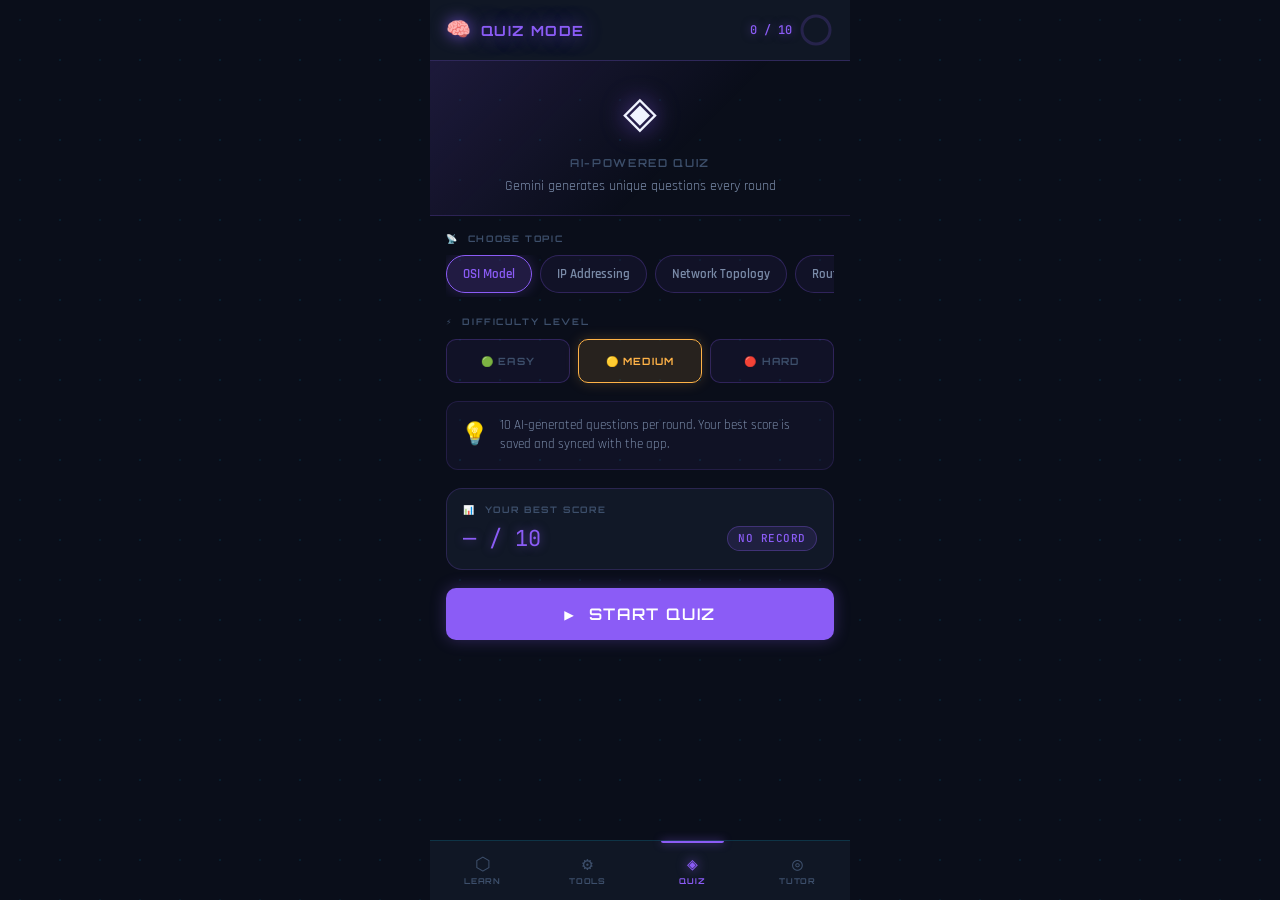
<file: quiz.html>
<!DOCTYPE html>
<html lang="en">
<head>
<meta charset="UTF-8">
<meta name="viewport" content="width=device-width, initial-scale=1.0, maximum-scale=1.0">
<title>NETLEARN — Quiz Mode</title>
<link rel="stylesheet" href="style.css">
<script src="config.js" defer></script>
<script src="utils.js" defer></script>

<style>
/* ═══════════════════════════════════════════════
   QUIZ PAGE — Page-specific styles
   ═══════════════════════════════════════════════ */

/* ── Purple-themed header ── */
.header-quiz {
  background: rgba(17,24,39,0.97);
  backdrop-filter: blur(12px);
  -webkit-backdrop-filter: blur(12px);
  border-bottom: 1px solid rgba(139,92,246,0.25);
  padding: 12px 16px;
  display: flex;
  align-items: center;
  gap: 10px;
  position: sticky;
  top: 0;
  z-index: 100;
}

.header-quiz h1 {
  font-family: var(--font-display);
  font-size: 14px;
  font-weight: 700;
  color: var(--accent-purple);
  text-shadow: 0 0 18px rgba(139,92,246,0.7), 0 0 40px rgba(139,92,246,0.3);
  flex: 1;
  letter-spacing: 0.1em;
}

/* Brain/AI animated icon */
.brain-icon {
  font-size: 20px;
  animation: float 3s ease infinite;
  filter: drop-shadow(0 0 8px rgba(139,92,246,0.8));
}

/* Score ring in header */
.score-ring-wrap {
  display: flex;
  align-items: center;
  gap: 6px;
  flex-shrink: 0;
}

.score-ring-label {
  font-family: var(--font-mono);
  font-size: 12px;
  font-weight: 500;
  color: var(--accent-purple);
  text-shadow: 0 0 10px rgba(139,92,246,0.5);
  white-space: nowrap;
}

.score-svg {
  width: 36px;
  height: 36px;
  transform: rotate(-90deg);
  flex-shrink: 0;
}

.score-ring-bg {
  fill: none;
  stroke: rgba(139,92,246,0.18);
  stroke-width: 3;
}

.score-ring-fill {
  fill: none;
  stroke: var(--accent-purple);
  stroke-width: 3;
  stroke-linecap: round;
  stroke-dasharray: 88;
  stroke-dashoffset: 88;
  filter: drop-shadow(0 0 4px rgba(139,92,246,0.9));
  transition: stroke-dashoffset 0.6s cubic-bezier(0.4,0,0.2,1);
}

/* ── SCREEN CONTAINERS ── */
.quiz-screen {
  display: none;
  flex-direction: column;
  flex: 1;
  animation: fadeSlideUp 0.35s ease both;
}
.quiz-screen.active { display: flex; }

/* ══════════════════════════════
   SETUP SCREEN
   ══════════════════════════════ */
.setup-hero {
  background: linear-gradient(135deg, rgba(139,92,246,0.15) 0%, rgba(10,14,26,0) 60%);
  border-bottom: 1px solid rgba(139,92,246,0.15);
  padding: 20px 16px 18px;
  text-align: center;
}

.setup-hero-icon {
  font-size: 44px;
  margin-bottom: 8px;
  animation: float 3s ease infinite;
  filter: drop-shadow(0 0 12px rgba(139,92,246,0.7));
  display: block;
}

.setup-hero-title {
  font-family: var(--font-display);
  font-size: 11px;
  font-weight: 600;
  color: var(--text-muted);
  letter-spacing: 0.15em;
  text-transform: uppercase;
  margin-bottom: 4px;
}

.setup-hero-sub {
  font-family: var(--font-body);
  font-size: 14px;
  color: var(--text-secondary);
}

.setup-body { padding: 16px; display: flex; flex-direction: column; gap: 18px; }

.setup-section-label {
  font-family: var(--font-display);
  font-size: 9px;
  font-weight: 700;
  color: var(--text-muted);
  letter-spacing: 0.18em;
  text-transform: uppercase;
  margin-bottom: 10px;
}

/* Topic pills */
.topic-pill {
  display: inline-flex;
  align-items: center;
  height: 38px;
  padding: 0 16px;
  border-radius: 999px;
  font-family: var(--font-body);
  font-size: 13px;
  font-weight: 600;
  border: 1.5px solid rgba(139,92,246,0.25);
  background: rgba(139,92,246,0.06);
  color: var(--text-secondary);
  cursor: pointer;
  transition: all 0.22s ease;
  white-space: nowrap;
  user-select: none;
  -webkit-tap-highlight-color: transparent;
}

.topic-pill.active,
.topic-pill:active {
  background: rgba(139,92,246,0.18);
  border-color: var(--accent-purple);
  color: var(--accent-purple);
  box-shadow: 0 0 14px rgba(139,92,246,0.25);
}

/* Difficulty pills */
.diff-row {
  display: flex;
  gap: 8px;
}

.diff-pill {
  flex: 1;
  height: 44px;
  border-radius: 10px;
  font-family: var(--font-display);
  font-size: 10px;
  font-weight: 700;
  letter-spacing: 0.12em;
  border: 1.5px solid rgba(139,92,246,0.25);
  background: rgba(139,92,246,0.06);
  color: var(--text-muted);
  cursor: pointer;
  transition: all 0.22s ease;
  display: flex;
  align-items: center;
  justify-content: center;
  gap: 4px;
  user-select: none;
  -webkit-tap-highlight-color: transparent;
}

.diff-pill[data-diff="EASY"].active,
.diff-pill[data-diff="EASY"]:active {
  background: rgba(57,255,20,0.12);
  border-color: var(--accent-green);
  color: var(--accent-green);
  box-shadow: 0 0 14px rgba(57,255,20,0.2);
}

.diff-pill[data-diff="MEDIUM"].active,
.diff-pill[data-diff="MEDIUM"]:active {
  background: rgba(255,179,71,0.12);
  border-color: var(--accent-amber);
  color: var(--accent-amber);
  box-shadow: 0 0 14px rgba(255,179,71,0.2);
}

.diff-pill[data-diff="HARD"].active,
.diff-pill[data-diff="HARD"]:active {
  background: rgba(255,69,96,0.12);
  border-color: var(--accent-red);
  color: var(--accent-red);
  box-shadow: 0 0 14px rgba(255,69,96,0.2);
}

.setup-info-card {
  background: rgba(139,92,246,0.05);
  border: 1px solid rgba(139,92,246,0.15);
  border-radius: 12px;
  padding: 14px;
  display: flex;
  align-items: center;
  gap: 12px;
}

.setup-info-card span:first-child {
  font-size: 22px;
  flex-shrink: 0;
}

.setup-info-card p {
  font-family: var(--font-body);
  font-size: 13px;
  color: var(--text-secondary);
  line-height: 1.5;
}

/* ══════════════════════════════
   LOADING SCREEN
   ══════════════════════════════ */
.loading-wrap {
  display: flex;
  flex-direction: column;
  align-items: center;
  justify-content: center;
  flex: 1;
  gap: 20px;
  padding: 40px 16px;
}

.loading-ai-icon {
  font-size: 52px;
  animation: pulse 1.2s ease infinite;
  filter: drop-shadow(0 0 16px rgba(139,92,246,0.9));
}

.loading-text {
  font-family: var(--font-mono);
  font-size: 14px;
  color: var(--accent-purple);
  letter-spacing: 0.08em;
  text-shadow: 0 0 10px rgba(139,92,246,0.5);
  min-height: 22px;
}

.loading-cursor {
  display: inline-block;
  width: 8px;
  height: 16px;
  background: var(--accent-purple);
  margin-left: 2px;
  vertical-align: middle;
  animation: pulse 0.7s step-end infinite;
  border-radius: 1px;
}

.loading-dots-row {
  display: flex;
  gap: 8px;
  margin-top: 4px;
}

.loading-dots-row .dot {
  width: 8px;
  height: 8px;
  background: var(--accent-purple);
  border-radius: 50%;
  animation: dotPulse 1.4s ease infinite;
  box-shadow: 0 0 8px rgba(139,92,246,0.7);
}

.loading-dots-row .dot:nth-child(2) { animation-delay: 0.2s; }
.loading-dots-row .dot:nth-child(3) { animation-delay: 0.4s; }

/* ══════════════════════════════
   QUESTION SCREEN
   ══════════════════════════════ */
.question-top-bar {
  padding: 12px 16px 0;
  display: flex;
  align-items: center;
  justify-content: space-between;
}

.q-badge {
  display: inline-flex;
  align-items: center;
  gap: 4px;
  background: rgba(139,92,246,0.12);
  border: 1px solid rgba(139,92,246,0.3);
  border-radius: 999px;
  padding: 5px 14px;
  font-family: var(--font-mono);
  font-size: 12px;
  color: var(--accent-purple);
  font-weight: 500;
  letter-spacing: 0.06em;
}

.q-progress-wrap {
  flex: 1;
  margin-left: 12px;
  background: var(--bg-tertiary);
  border-radius: 99px;
  height: 5px;
  overflow: hidden;
  border: 1px solid rgba(139,92,246,0.15);
}

.q-progress-bar {
  height: 100%;
  background: linear-gradient(90deg, var(--accent-purple), rgba(139,92,246,0.6));
  box-shadow: 0 0 8px rgba(139,92,246,0.5);
  border-radius: 99px;
  transition: width 0.5s cubic-bezier(0.4,0,0.2,1);
}

/* Question card */
.question-card {
  margin: 14px 16px 0;
  background: var(--bg-secondary);
  border: 1px solid rgba(139,92,246,0.2);
  border-radius: 16px;
  padding: 18px 16px 16px;
  position: relative;
  overflow: hidden;
}

.question-card::before {
  content: '';
  position: absolute;
  top: 0; left: 0; right: 0;
  height: 2px;
  background: linear-gradient(90deg, transparent, var(--accent-purple), transparent);
  box-shadow: 0 0 12px rgba(139,92,246,0.6);
}

.question-tag {
  display: inline-flex;
  align-items: center;
  gap: 5px;
  font-family: var(--font-display);
  font-size: 9px;
  font-weight: 700;
  color: var(--accent-purple);
  letter-spacing: 0.14em;
  text-transform: uppercase;
  margin-bottom: 10px;
  opacity: 0.8;
}

.question-text {
  font-family: var(--font-body);
  font-size: 17px;
  font-weight: 500;
  color: var(--text-primary);
  line-height: 1.55;
}

/* Answer options */
.answers-wrap {
  padding: 12px 16px 0;
  display: flex;
  flex-direction: column;
  gap: 10px;
}

.answer-btn {
  width: 100%;
  min-height: 52px;
  padding: 12px 16px;
  border-radius: 12px;
  border: 1.5px solid rgba(139,92,246,0.35);
  background: rgba(139,92,246,0.06);
  color: var(--text-primary);
  font-family: var(--font-body);
  font-size: 15px;
  font-weight: 500;
  text-align: left;
  cursor: pointer;
  transition: all 0.2s ease;
  display: flex;
  align-items: center;
  gap: 10px;
  -webkit-tap-highlight-color: transparent;
  user-select: none;
  line-height: 1.4;
}

.answer-btn:hover:not(:disabled) {
  background: rgba(139,92,246,0.14);
  border-color: var(--accent-purple);
  box-shadow: 0 0 14px rgba(139,92,246,0.2);
}

.answer-btn:active:not(:disabled) {
  transform: scale(0.98);
}

.answer-btn:disabled { cursor: default; }

/* Option letter badge */
.option-letter {
  width: 28px;
  height: 28px;
  border-radius: 6px;
  background: rgba(139,92,246,0.12);
  border: 1px solid rgba(139,92,246,0.3);
  display: flex;
  align-items: center;
  justify-content: center;
  font-family: var(--font-mono);
  font-size: 11px;
  font-weight: 500;
  color: var(--accent-purple);
  flex-shrink: 0;
  transition: all 0.2s ease;
}

.answer-btn-text { flex: 1; }

/* Correct state */
.answer-btn.correct {
  background: rgba(57,255,20,0.12);
  border-color: var(--accent-green);
  color: var(--accent-green);
  box-shadow: 0 0 20px rgba(57,255,20,0.25), inset 0 0 20px rgba(57,255,20,0.05);
  transform: scale(1.015);
}

.answer-btn.correct .option-letter {
  background: rgba(57,255,20,0.2);
  border-color: var(--accent-green);
  color: var(--accent-green);
}

/* Wrong state */
.answer-btn.wrong {
  background: rgba(255,69,96,0.12);
  border-color: var(--accent-red);
  color: var(--accent-red);
  box-shadow: 0 0 20px rgba(255,69,96,0.2);
  animation: shake 0.4s ease;
}

.answer-btn.wrong .option-letter {
  background: rgba(255,69,96,0.2);
  border-color: var(--accent-red);
  color: var(--accent-red);
}

/* Dim unchosen options */
.answer-btn.dim {
  opacity: 0.38;
}

/* Explanation panel */
.explanation-panel {
  margin: 10px 16px 0;
  background: rgba(139,92,246,0.06);
  border: 1px solid rgba(139,92,246,0.2);
  border-left: 3px solid var(--accent-purple);
  border-radius: 10px;
  padding: 12px 14px;
  animation: fadeSlideUp 0.3s ease both;
}

.explanation-panel .exp-title {
  font-family: var(--font-display);
  font-size: 9px;
  font-weight: 700;
  color: var(--accent-purple);
  letter-spacing: 0.15em;
  text-transform: uppercase;
  margin-bottom: 6px;
}

.explanation-panel .exp-text {
  font-family: var(--font-body);
  font-size: 14px;
  color: var(--text-secondary);
  line-height: 1.55;
}

/* Next button row */
.next-btn-wrap {
  padding: 14px 16px;
  animation: fadeSlideUp 0.3s ease both;
}

/* ══════════════════════════════
   ERROR STATE
   ══════════════════════════════ */
.error-wrap {
  display: flex;
  flex-direction: column;
  align-items: center;
  justify-content: center;
  flex: 1;
  gap: 16px;
  padding: 40px 20px;
  text-align: center;
}

.error-icon {
  font-size: 44px;
  filter: drop-shadow(0 0 10px rgba(255,69,96,0.6));
  animation: float 3s ease infinite;
}

.error-title {
  font-family: var(--font-display);
  font-size: 13px;
  font-weight: 700;
  color: var(--accent-red);
  letter-spacing: 0.1em;
  text-shadow: 0 0 12px rgba(255,69,96,0.5);
}

.error-msg {
  font-family: var(--font-body);
  font-size: 14px;
  color: var(--text-secondary);
  line-height: 1.5;
  max-width: 280px;
}

/* ══════════════════════════════
   FINAL SCORE SCREEN
   ══════════════════════════════ */
.score-hero {
  background: linear-gradient(160deg, rgba(139,92,246,0.12) 0%, rgba(10,14,26,0) 55%);
  border-bottom: 1px solid rgba(139,92,246,0.15);
  padding: 28px 16px 24px;
  display: flex;
  flex-direction: column;
  align-items: center;
  gap: 18px;
}

/* Big score ring */
.big-ring-wrap {
  position: relative;
  width: 140px;
  height: 140px;
}

.big-ring-svg {
  width: 140px;
  height: 140px;
  transform: rotate(-90deg);
}

.big-ring-bg {
  fill: none;
  stroke: rgba(139,92,246,0.12);
  stroke-width: 8;
}

.big-ring-fill {
  fill: none;
  stroke: var(--accent-purple);
  stroke-width: 8;
  stroke-linecap: round;
  stroke-dasharray: 377;
  stroke-dashoffset: 377;
  filter: drop-shadow(0 0 8px rgba(139,92,246,0.9));
  transition: stroke-dashoffset 1.2s cubic-bezier(0.4,0,0.2,1) 0.3s;
}

.big-ring-inner {
  position: absolute;
  inset: 0;
  display: flex;
  flex-direction: column;
  align-items: center;
  justify-content: center;
  gap: 2px;
}

.big-score-num {
  font-family: var(--font-display);
  font-size: 30px;
  font-weight: 900;
  color: var(--accent-purple);
  text-shadow: 0 0 20px rgba(139,92,246,0.7);
  line-height: 1;
  letter-spacing: -0.02em;
}

.big-score-denom {
  font-family: var(--font-mono);
  font-size: 13px;
  color: var(--text-muted);
}

/* Grade badge */
.grade-badge {
  font-family: var(--font-display);
  font-size: 14px;
  font-weight: 900;
  letter-spacing: 0.18em;
  padding: 7px 22px;
  border-radius: 999px;
  text-transform: uppercase;
}

.grade-excellent {
  background: rgba(57,255,20,0.12);
  color: var(--accent-green);
  border: 1.5px solid var(--accent-green);
  box-shadow: 0 0 20px rgba(57,255,20,0.3);
  text-shadow: 0 0 10px rgba(57,255,20,0.5);
}

.grade-good {
  background: rgba(0,212,255,0.12);
  color: var(--accent-blue);
  border: 1.5px solid var(--accent-blue);
  box-shadow: 0 0 20px rgba(0,212,255,0.3);
}

.grade-keep-trying {
  background: rgba(255,179,71,0.12);
  color: var(--accent-amber);
  border: 1.5px solid var(--accent-amber);
  box-shadow: 0 0 20px rgba(255,179,71,0.25);
}

.grade-retry {
  background: rgba(255,69,96,0.12);
  color: var(--accent-red);
  border: 1.5px solid var(--accent-red);
  box-shadow: 0 0 20px rgba(255,69,96,0.25);
}

/* Stat boxes row */
.result-stats-row {
  display: flex;
  gap: 10px;
  padding: 0 16px;
  margin-top: 4px;
}

.result-stat {
  flex: 1;
  background: var(--bg-secondary);
  border-radius: 12px;
  padding: 14px 10px;
  text-align: center;
  border: 1px solid var(--border);
}

.result-stat .rs-val {
  font-family: var(--font-mono);
  font-size: 22px;
  font-weight: 500;
  line-height: 1;
  margin-bottom: 4px;
}

.result-stat .rs-lbl {
  font-family: var(--font-display);
  font-size: 9px;
  color: var(--text-muted);
  letter-spacing: 0.1em;
  text-transform: uppercase;
}

.rs-green { color: var(--accent-green); text-shadow: 0 0 10px rgba(57,255,20,0.5); }
.rs-red   { color: var(--accent-red);   text-shadow: 0 0 10px rgba(255,69,96,0.4); }
.rs-purple{ color: var(--accent-purple);text-shadow: 0 0 10px rgba(139,92,246,0.4); }

/* Terminal summary */
.result-terminal {
  margin: 0 16px;
  background: #040709;
  border-radius: 10px;
  padding: 14px;
  border: 1px solid rgba(57,255,20,0.18);
  font-family: var(--font-mono);
  font-size: 12px;
  line-height: 1.8;
  color: var(--accent-green);
}

.result-terminal::before {
  content: '● ● ●';
  display: block;
  font-size: 9px;
  color: var(--text-muted);
  margin-bottom: 8px;
  letter-spacing: 4px;
}

.rt-prompt { color: var(--accent-blue); }
.rt-val    { color: var(--text-primary); }
.rt-muted  { color: var(--text-muted); }

/* Buttons row bottom */
.result-btn-row {
  padding: 4px 16px 8px;
  display: flex;
  flex-direction: column;
  gap: 10px;
}

/* ── Active nav purple override ── */
.nav-item.active-purple {
  color: var(--accent-purple);
}

.nav-item.active-purple::before {
  content: '';
  position: absolute;
  top: 0;
  left: 20%;
  right: 20%;
  height: 2px;
  background: var(--accent-purple);
  box-shadow: 0 0 8px rgba(139,92,246,0.8);
  border-radius: 0 0 4px 4px;
}

.nav-item.active-purple .nav-icon {
  filter: drop-shadow(0 0 6px rgba(139,92,246,0.8));
}

/* ── Confetti overlay ── */
#confetti-canvas {
  position: fixed;
  top: 0; left: 0;
  width: 100%; height: 100%;
  pointer-events: none;
  z-index: 9999;
}

/* Pulse purple glow for AI icon in loading */
@keyframes glowPulsePurple {
  0%, 100% { filter: drop-shadow(0 0 8px rgba(139,92,246,0.5)); }
  50%       { filter: drop-shadow(0 0 24px rgba(139,92,246,1)); }
}

.loading-ai-icon {
  animation: glowPulsePurple 1.4s ease infinite, float 3s ease infinite;
}

/* Typewriter blinking cursor for loading text */
@keyframes blink {
  0%, 100% { opacity: 1; }
  50%       { opacity: 0; }
}

.tw-cursor {
  display: inline-block;
  width: 2px;
  height: 1em;
  background: var(--accent-purple);
  margin-left: 2px;
  vertical-align: middle;
  animation: blink 0.8s step-end infinite;
}

/* Spinner bigger on loading */
.spinner-lg {
  width: 40px;
  height: 40px;
  border-width: 4px;
}
</style>
</head>

<body>

<!-- ═══════════════════════════════════════════════
     PURPLE THEMED HEADER
     ═══════════════════════════════════════════════ -->
<header class="header-quiz">
  <span class="brain-icon">🧠</span>
  <h1>QUIZ MODE</h1>
  <div class="score-ring-wrap">
    <span class="score-ring-label" id="header-score-label">0 / 10</span>
    <svg class="score-svg" viewBox="0 0 36 36" aria-hidden="true">
      <circle class="score-ring-bg" cx="18" cy="18" r="14"/>
      <circle class="score-ring-fill" id="header-ring" cx="18" cy="18" r="14"/>
    </svg>
  </div>
</header>

<!-- ═══════════════════════════════════════════════
     SCREEN 1: SETUP
     ═══════════════════════════════════════════════ -->
<div class="quiz-screen active" id="screen-setup">

  <div class="setup-hero">
    <span class="setup-hero-icon">◈</span>
    <div class="setup-hero-title">AI-Powered Quiz</div>
    <div class="setup-hero-sub">Gemini generates unique questions every round</div>
  </div>

  <div class="setup-body">

    <!-- Topic selection -->
    <div class="stagger-1">
      <div class="setup-section-label">📡 &nbsp;Choose Topic</div>
      <div class="chip-row" id="topic-pills">
        <button class="topic-pill active" data-topic="OSI Model">OSI Model</button>
        <button class="topic-pill" data-topic="IP Addressing">IP Addressing</button>
        <button class="topic-pill" data-topic="Network Topology">Network Topology</button>
        <button class="topic-pill" data-topic="Routing">Routing</button>
        <button class="topic-pill" data-topic="Security">Security</button>
      </div>
    </div>

    <!-- Difficulty selection -->
    <div class="stagger-2">
      <div class="setup-section-label">⚡ &nbsp;Difficulty Level</div>
      <div class="diff-row">
        <button class="diff-pill" data-diff="EASY">🟢 EASY</button>
        <button class="diff-pill active" data-diff="MEDIUM">🟡 MEDIUM</button>
        <button class="diff-pill" data-diff="HARD">🔴 HARD</button>
      </div>
    </div>

    <!-- Info card -->
    <div class="setup-info-card stagger-3">
      <span>💡</span>
      <p>10 AI-generated questions per round. Your best score is saved and synced with the app.</p>
    </div>

    <!-- Previous best score -->
    <div class="card stagger-4" style="padding:14px 16px; border-color: rgba(139,92,246,0.2);">
      <div class="setup-section-label" style="margin-bottom:6px;">📊 &nbsp;Your Best Score</div>
      <div style="display:flex; align-items:center; justify-content:space-between;">
        <span style="font-family:var(--font-mono); font-size:22px; color:var(--accent-purple); text-shadow: 0 0 10px rgba(139,92,246,0.5);" id="best-score-display">— / 10</span>
        <span class="badge badge-purple" id="best-grade-display">NO RECORD</span>
      </div>
    </div>

    <!-- START button -->
    <button class="btn btn-purple btn-full stagger-5" id="btn-start" style="height:52px; font-size:16px; letter-spacing:0.1em; font-family:var(--font-display);">
      ▶ &nbsp;START QUIZ
    </button>

  </div>
</div>

<!-- ═══════════════════════════════════════════════
     SCREEN 2: LOADING
     ═══════════════════════════════════════════════ -->
<div class="quiz-screen" id="screen-loading">
  <div class="loading-wrap">
    <div class="loading-ai-icon">🤖</div>
    <div>
      <div class="loading-text" id="loading-typewriter">GENERATING QUESTION...<span class="tw-cursor"></span></div>
    </div>
    <div class="loading-dots-row">
      <div class="dot"></div>
      <div class="dot"></div>
      <div class="dot"></div>
    </div>
    <div class="spinner purple spinner-lg"></div>
    <div style="font-family:var(--font-body); font-size:13px; color:var(--text-muted); text-align:center; max-width:240px; line-height:1.6;">
      Asking Gemini AI to craft a unique question tailored to your topic &amp; difficulty…
    </div>
  </div>
</div>

<!-- ═══════════════════════════════════════════════
     SCREEN 3: QUESTION
     ═══════════════════════════════════════════════ -->
<div class="quiz-screen" id="screen-question">

  <!-- Progress bar -->
  <div class="question-top-bar">
    <div class="q-badge" id="q-badge">Q 1 / 10</div>
    <div class="q-progress-wrap">
      <div class="q-progress-bar" id="q-progress-bar" style="width:10%"></div>
    </div>
  </div>

  <!-- Question card -->
  <div class="question-card stagger-1" id="question-card">
    <div class="question-tag">
      <span>◈</span>
      <span id="q-topic-tag">OSI Model · MEDIUM</span>
    </div>
    <div class="question-text" id="question-text">
      Loading question…
    </div>
  </div>

  <!-- Answer buttons -->
  <div class="answers-wrap" id="answers-wrap">
    <button class="answer-btn stagger-2" data-idx="0">
      <div class="option-letter">A</div>
      <div class="answer-btn-text" id="opt-0">—</div>
    </button>
    <button class="answer-btn stagger-3" data-idx="1">
      <div class="option-letter">B</div>
      <div class="answer-btn-text" id="opt-1">—</div>
    </button>
    <button class="answer-btn stagger-4" data-idx="2">
      <div class="option-letter">C</div>
      <div class="answer-btn-text" id="opt-2">—</div>
    </button>
    <button class="answer-btn stagger-5" data-idx="3">
      <div class="option-letter">D</div>
      <div class="answer-btn-text" id="opt-3">—</div>
    </button>
  </div>

  <!-- Explanation panel (hidden until answer chosen) -->
  <div class="explanation-panel hidden" id="explanation-panel">
    <div class="exp-title">💡 Explanation</div>
    <div class="exp-text" id="explanation-text"></div>
  </div>

  <!-- NEXT button (hidden until answer chosen) -->
  <div class="next-btn-wrap hidden" id="next-btn-wrap">
    <button class="btn btn-purple btn-full" id="btn-next" style="height:50px; font-family:var(--font-display); font-size:12px; letter-spacing:0.1em;">
      NEXT QUESTION &nbsp;›
    </button>
  </div>

</div>

<!-- ═══════════════════════════════════════════════
     SCREEN 4: ERROR
     ═══════════════════════════════════════════════ -->
<div class="quiz-screen" id="screen-error">
  <div class="error-wrap">
    <div class="error-icon">⚠️</div>
    <div class="error-title">FAILED TO LOAD</div>
    <div class="error-msg" id="error-msg-text">API Error. Could not generate question. Check your connection and try again.</div>
    <button class="btn btn-danger" id="btn-retry" style="min-width:160px; font-family:var(--font-display); font-size:11px; letter-spacing:0.1em;">
      ↺ &nbsp;RETRY
    </button>
    <button class="btn btn-ghost" id="btn-error-back" style="min-width:160px; font-size:13px;">
      ← Back to Setup
    </button>
  </div>
</div>

<!-- ═══════════════════════════════════════════════
     SCREEN 5: FINAL SCORE
     ═══════════════════════════════════════════════ -->
<div class="quiz-screen" id="screen-results">

  <div class="score-hero">
    <!-- Big ring -->
    <div class="big-ring-wrap">
      <svg class="big-ring-svg" viewBox="0 0 120 120" aria-hidden="true">
        <circle class="big-ring-bg" cx="60" cy="60" r="52"/>
        <circle class="big-ring-fill" id="big-ring" cx="60" cy="60" r="52"/>
      </svg>
      <div class="big-ring-inner">
        <div class="big-score-num" id="final-score-num">0</div>
        <div class="big-score-denom" id="final-score-denom">/ 10</div>
      </div>
    </div>

    <!-- Grade badge -->
    <div class="grade-badge" id="grade-badge">CALCULATING…</div>

    <!-- Message -->
    <div style="font-family:var(--font-body); font-size:14px; color:var(--text-secondary); text-align:center; max-width:260px; line-height:1.6;" id="grade-message">
      Great work! Keep practicing to master every topic.
    </div>
  </div>

  <!-- Stats row -->
  <div class="result-stats-row stagger-1">
    <div class="result-stat">
      <div class="rs-val rs-green" id="stat-correct">0</div>
      <div class="rs-lbl">Correct</div>
    </div>
    <div class="result-stat">
      <div class="rs-val rs-red" id="stat-wrong">0</div>
      <div class="rs-lbl">Wrong</div>
    </div>
    <div class="result-stat">
      <div class="rs-val rs-purple" id="stat-pct">0%</div>
      <div class="rs-lbl">Accuracy</div>
    </div>
  </div>

  <!-- Terminal summary -->
  <div class="result-terminal stagger-2">
    <div><span class="rt-prompt">$</span> quiz --topic <span class="rt-val" id="rt-topic">OSI Model</span></div>
    <div><span class="rt-prompt">$</span> difficulty: <span class="rt-val" id="rt-diff">MEDIUM</span></div>
    <div><span class="rt-prompt">$</span> score: <span class="rt-val" id="rt-score">0/10</span></div>
    <div><span class="rt-prompt">$</span> best: <span class="rt-val" id="rt-best">—</span></div>
    <div><span class="rt-prompt">$</span> status: <span class="rt-val" id="rt-status">COMPLETE ✓</span></div>
  </div>

  <!-- Action buttons -->
  <div class="result-btn-row stagger-3">
    <button class="btn btn-purple btn-full" id="btn-play-again" style="height:50px; font-family:var(--font-display); font-size:12px; letter-spacing:0.1em;">
      ↺ &nbsp;PLAY AGAIN
    </button>
    <button class="btn btn-ghost btn-full" id="btn-home" style="height:48px; font-size:14px;">
      ← Back to Home
    </button>
  </div>

</div>

<!-- ═══════════════════════════════════════════════
     BOTTOM NAV (visual-only, MIT App Inventor nav)
     ═══════════════════════════════════════════════ -->
<nav class="bottom-nav">
  <a class="nav-item" href="index.html">
    <div class="nav-icon">⬡</div>
    <div class="nav-label">Learn</div>
  </a>
  <a class="nav-item" href="#">
    <div class="nav-icon">⚙</div>
    <div class="nav-label">Tools</div>
  </a>
  <a class="nav-item active-purple" href="quiz.html">
    <div class="nav-icon">◈</div>
    <div class="nav-label">Quiz</div>
  </a>
  <a class="nav-item" href="tutor.html">
    <div class="nav-icon">◎</div>
    <div class="nav-label">Tutor</div>
  </a>
</nav>

<!-- ═══════════════════════════════════════════════
     QUIZ JS LOGIC
     ═══════════════════════════════════════════════ -->
<script>
// ── State ──────────────────────────────────────────────────────
const STATE = {
  topic:      'OSI Model',
  difficulty: 'MEDIUM',
  score:      0,
  current:    0,    // 1-indexed question number (0 = not started)
  total:      10,
  answered:   false,
  currentQ:   null, // { question, options, answer, explanation }
  wrongCount: 0,
};

// ── DOM shortcuts ──────────────────────────────────────────────
function $id(id) { return document.getElementById(id); }

// ── Screen management ──────────────────────────────────────────
function showScreen(id) {
  document.querySelectorAll('.quiz-screen').forEach(s => s.classList.remove('active'));
  const target = $id(id);
  if (target) {
    target.classList.add('active');
    // Re-trigger stagger animations
    target.querySelectorAll('[class*="stagger-"]').forEach(el => {
      el.style.animation = 'none';
      requestAnimationFrame(() => {
        el.style.animation = '';
      });
    });
  }
}

// ── Score ring helpers ─────────────────────────────────────────
function updateHeaderRing(score, total) {
  const circumference = 88; // 2π × r(14)
  const pct   = total > 0 ? score / total : 0;
  const offset = circumference - pct * circumference;
  $id('header-ring').style.strokeDashoffset = offset;
  $id('header-score-label').textContent = `${score} / ${total}`;
}

function updateBigRing(score, total) {
  const circumference = 2 * Math.PI * 52; // ≈ 326.7 → we use 377 as set
  const pct    = total > 0 ? score / total : 0;
  const offset = 377 - pct * 377;
  $id('big-ring').style.strokeDashoffset = offset;
}

// ── Best score display on setup ────────────────────────────────
function loadBestScore() {
  const best = storage.get('quizBest', null);
  if (best === null) {
    $id('best-score-display').textContent = '— / 10';
    $id('best-grade-display').textContent = 'NO RECORD';
  } else {
    $id('best-score-display').textContent = `${best} / 10`;
    $id('best-grade-display').textContent = getGrade(best).label;
  }
}

// ── Grade helper ───────────────────────────────────────────────
function getGrade(score) {
  if (score >= 8) return { label: 'EXCELLENT',   cls: 'grade-excellent', msg: '🎉 Outstanding! You\'ve mastered this topic!' };
  if (score >= 6) return { label: 'GOOD',         cls: 'grade-good',      msg: '👍 Good job! A bit more practice and you\'ll ace it.' };
  if (score >= 4) return { label: 'KEEP TRYING',  cls: 'grade-keep-trying',msg: '📚 Not bad! Review the topic and try again.' };
  return              { label: 'RETRY',           cls: 'grade-retry',     msg: '💪 Keep going! Revisit the lessons and retry.' };
}

// ── Topic pill selection ───────────────────────────────────────
document.querySelectorAll('.topic-pill').forEach(pill => {
  pill.addEventListener('click', () => {
    document.querySelectorAll('.topic-pill').forEach(p => p.classList.remove('active'));
    pill.classList.add('active');
    STATE.topic = pill.dataset.topic;
  });
});

// ── Difficulty pill selection ──────────────────────────────────
document.querySelectorAll('.diff-pill').forEach(pill => {
  pill.addEventListener('click', () => {
    document.querySelectorAll('.diff-pill').forEach(p => p.classList.remove('active'));
    pill.classList.add('active');
    STATE.difficulty = pill.dataset.diff;
  });
});

// ── START button ───────────────────────────────────────────────
$id('btn-start').addEventListener('click', () => {
  STATE.score   = 0;
  STATE.current = 0;
  STATE.wrongCount = 0;
  updateHeaderRing(0, STATE.total);
  startNextQuestion();
});

// ── NEXT button ────────────────────────────────────────────────
$id('btn-next').addEventListener('click', () => {
  if (STATE.current >= STATE.total) {
    showResults();
  } else {
    startNextQuestion();
  }
});

// ── RETRY button ───────────────────────────────────────────────
$id('btn-retry').addEventListener('click', () => {
  loadQuestion();
});

// ── BACK from error ────────────────────────────────────────────
$id('btn-error-back').addEventListener('click', () => {
  showScreen('screen-setup');
});

// ── PLAY AGAIN ─────────────────────────────────────────────────
$id('btn-play-again').addEventListener('click', () => {
  STATE.score = 0;
  STATE.current = 0;
  STATE.wrongCount = 0;
  updateHeaderRing(0, STATE.total);
  showScreen('screen-setup');
  loadBestScore();
});

// ── HOME ───────────────────────────────────────────────────────
$id('btn-home').addEventListener('click', () => {
  window.location.href = 'index.html';
});

// ── Generate question via Gemini ───────────────────────────────
async function generateQuestion(topic, difficulty) {
  const prompt = `Generate 1 multiple choice question about ${topic} in Computer Networks.
Difficulty: ${difficulty}.
Return ONLY valid JSON (no markdown, no code fences, no extra text):
{"question":"...","options":["A. ...","B. ...","C. ...","D. ..."],"answer":"A","explanation":"..."}`;

  const contents = [{ role: 'user', parts: [{ text: prompt }] }];
  const raw = await callGemini(contents);

  // Strip markdown code fences if present
  let cleaned = raw.trim();
  if (cleaned.startsWith('```')) {
    cleaned = cleaned.replace(/^```[a-z]*\n?/i, '').replace(/```\s*$/, '').trim();
  }

  let parsed;
  try {
    parsed = JSON.parse(cleaned);
  } catch (e) {
    // Try extracting JSON object from the response
    const match = cleaned.match(/\{[\s\S]*\}/);
    if (match) {
      parsed = JSON.parse(match[0]);
    } else {
      throw new Error('Could not parse Gemini response as JSON.');
    }
  }

  // Validate required fields
  if (!parsed.question || !Array.isArray(parsed.options) || parsed.options.length < 2 || !parsed.answer) {
    throw new Error('Gemini response missing required fields.');
  }

  return parsed;
}

// ── Typewriter animation for loading screen ────────────────────
let _twInterval = null;
function startLoadingTypewriter() {
  const messages = [
    'GENERATING QUESTION...',
    'QUERYING GEMINI AI...',
    'CRAFTING MCQ...',
    'APPLYING DIFFICULTY...',
    'ALMOST READY...',
  ];
  let msgIdx = 0;
  const elem = $id('loading-typewriter');

  function typeMsg(msg) {
    elem.innerHTML = '';
    const cursor = '<span class="tw-cursor"></span>';
    let i = 0;
    clearInterval(_twInterval);
    _twInterval = setInterval(() => {
      if (i < msg.length) {
        elem.innerHTML = msg.slice(0, i + 1) + cursor;
        i++;
      } else {
        clearInterval(_twInterval);
        // After 1.5s, cycle to next message
        _twInterval = setTimeout(() => {
          msgIdx = (msgIdx + 1) % messages.length;
          typeMsg(messages[msgIdx]);
        }, 1500);
      }
    }, 38);
  }

  typeMsg(messages[msgIdx]);
}

function stopLoadingTypewriter() {
  clearInterval(_twInterval);
  clearTimeout(_twInterval);
}

// ── Load current question ──────────────────────────────────────
async function loadQuestion() {
  showScreen('screen-loading');
  startLoadingTypewriter();

  try {
    const q = await generateQuestion(STATE.topic, STATE.difficulty);
    STATE.currentQ = q;
    STATE.answered = false;
    renderQuestion(q);
    stopLoadingTypewriter();
    showScreen('screen-question');
  } catch (err) {
    stopLoadingTypewriter();
    $id('error-msg-text').textContent = err.message || 'API Error. Could not generate question. Retry?';
    showScreen('screen-error');
  }
}

// ── Advance to next question ───────────────────────────────────
function startNextQuestion() {
  STATE.current++;
  loadQuestion();
}

// ── Render question into the question screen ───────────────────
function renderQuestion(q) {
  // Update badge and progress
  $id('q-badge').textContent = `Q ${STATE.current} / ${STATE.total}`;
  $id('q-progress-bar').style.width = `${(STATE.current / STATE.total) * 100}%`;
  $id('q-topic-tag').textContent = `${STATE.topic} · ${STATE.difficulty}`;

  // Question text
  $id('question-text').textContent = q.question;

  // Answer buttons
  const letters = ['A', 'B', 'C', 'D'];
  const btns = document.querySelectorAll('.answer-btn');
  btns.forEach((btn, i) => {
    btn.disabled  = false;
    btn.className = `answer-btn stagger-${i + 2}`;
    const optEl = $id(`opt-${i}`);
    const letter = btn.querySelector('.option-letter');
    if (optEl) optEl.textContent = q.options[i] || '';
    if (letter) letter.textContent = letters[i];
  });

  // Hide explanation and next
  $id('explanation-panel').classList.add('hidden');
  $id('next-btn-wrap').classList.add('hidden');
}

// ── Answer button click handler ────────────────────────────────
function checkAnswer(btn, selectedIdx) {
  if (STATE.answered) return;
  STATE.answered = true;

  const q = STATE.currentQ;
  const letters = ['A', 'B', 'C', 'D'];

  // Find correct index
  const correctLetter = (q.answer || 'A').trim().toUpperCase().charAt(0);
  const correctIdx    = letters.indexOf(correctLetter);

  const btns = document.querySelectorAll('.answer-btn');
  const isCorrect = selectedIdx === correctIdx;

  if (isCorrect) {
    STATE.score++;
  } else {
    STATE.wrongCount++;
  }

  updateHeaderRing(STATE.score, STATE.total);

  // Style each button
  btns.forEach((b, i) => {
    b.disabled = true;
    if (i === correctIdx) {
      b.classList.add('correct');
      // Add ✓ prefix to correct button text
      const optEl = b.querySelector('.answer-btn-text');
      if (optEl) optEl.textContent = '✓ ' + (q.options[i] || '');
    } else if (i === selectedIdx && !isCorrect) {
      b.classList.add('wrong');
      const optEl = b.querySelector('.answer-btn-text');
      if (optEl) optEl.textContent = '✗ ' + (q.options[i] || '');
    } else {
      b.classList.add('dim');
    }
  });

  // Show explanation
  if (q.explanation) {
    $id('explanation-text').textContent = q.explanation;
    $id('explanation-panel').classList.remove('hidden');
  }

  // Show NEXT / FINISH button
  const nextBtn = $id('btn-next');
  if (STATE.current >= STATE.total) {
    nextBtn.textContent = 'VIEW RESULTS  ›';
  } else {
    nextBtn.innerHTML = 'NEXT QUESTION &nbsp;›';
  }
  $id('next-btn-wrap').classList.remove('hidden');

  // Persist score
  storage.set('quizScore', STATE.score);

  // Send to MIT App Inventor
  sendToApp({ type: 'quizScore', value: STATE.score });
}

// ── Attach click handlers to answer buttons ────────────────────
document.querySelectorAll('.answer-btn').forEach((btn, i) => {
  btn.addEventListener('click', () => checkAnswer(btn, i));
});

// ── Show results screen ────────────────────────────────────────
function showResults() {
  const score = STATE.score;
  const total = STATE.total;
  const wrong = STATE.wrongCount;
  const pct   = Math.round((score / total) * 100);
  const grade = getGrade(score);

  // Update best score in localStorage
  const prevBest = storage.get('quizBest', 0);
  const newBest  = Math.max(prevBest, score);
  storage.set('quizBest', newBest);
  storage.set('quizScore', score);

  // Send to app
  sendToApp({ type: 'quizScore', value: score });
  sendToApp({ type: 'quizBest',  value: newBest });

  // Fill in results screen
  $id('final-score-num').textContent = score;
  $id('final-score-denom').textContent = `/ ${total}`;

  const gradeBadge = $id('grade-badge');
  gradeBadge.textContent = grade.label;
  gradeBadge.className   = `grade-badge ${grade.cls}`;

  $id('grade-message').textContent = grade.msg;

  $id('stat-correct').textContent = score;
  $id('stat-wrong').textContent   = wrong;
  $id('stat-pct').textContent     = `${pct}%`;

  // Terminal log
  $id('rt-topic').textContent  = STATE.topic;
  $id('rt-diff').textContent   = STATE.difficulty;
  $id('rt-score').textContent  = `${score}/${total}`;
  $id('rt-best').textContent   = `${newBest}/10`;
  $id('rt-status').textContent = 'COMPLETE ✓';

  // Update big ring after showing screen
  showScreen('screen-results');

  // Animate ring after a tick so CSS transition fires
  requestAnimationFrame(() => {
    requestAnimationFrame(() => {
      updateBigRing(score, total);
    });
  });

  // Count-up on score number
  const numEl = $id('final-score-num');
  numEl.textContent = '0';
  countUp(numEl, score, 900);

  // Confetti burst for EXCELLENT
  if (score >= 8) {
    setTimeout(() => {
      const cx = window.innerWidth / 2;
      const cy = window.innerHeight * 0.28;
      confettiBurst(cx, cy);
      setTimeout(() => confettiBurst(cx - 60, cy + 20), 200);
      setTimeout(() => confettiBurst(cx + 60, cy + 20), 400);
    }, 500);
  }
}

// ── Init ────────────────────────────────────────────────────────
(function init() {
  loadBestScore();
  updateHeaderRing(0, STATE.total);
})();
</script>

</body>
</html>
</file>
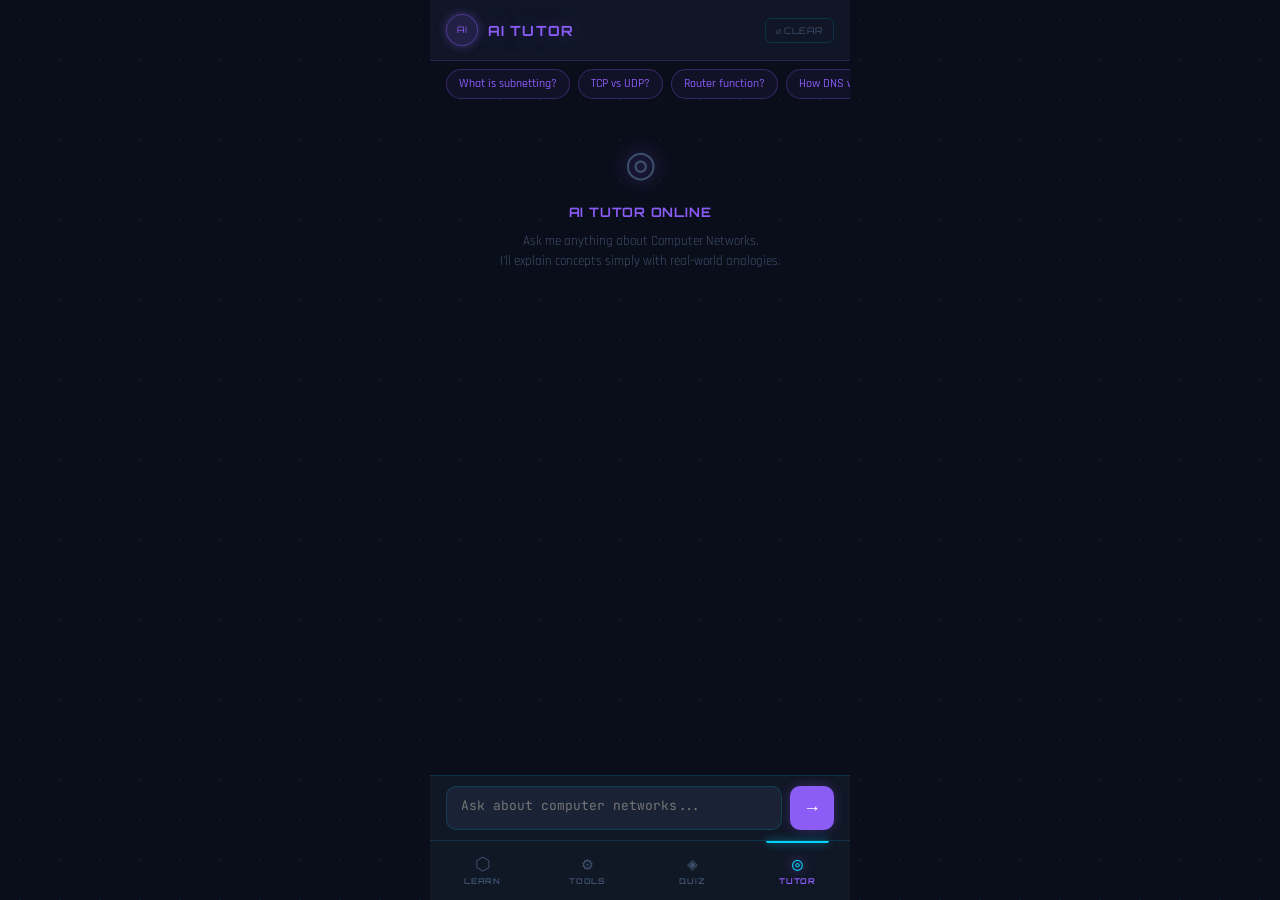
<file: tutor.html>
<!DOCTYPE html>
<html lang="en">
<head>
<meta charset="UTF-8">
<meta name="viewport" content="width=device-width, initial-scale=1.0, maximum-scale=1.0">
<meta name="description" content="AI Tutor Chatbot — NETLEARN">
<title>AI Tutor — NETLEARN</title>
<link rel="stylesheet" href="style.css">
<style>
  .tutor-header { background:rgba(17,24,39,0.95); backdrop-filter:blur(12px); border-bottom:1px solid rgba(139,92,246,0.2); padding:14px 16px; display:flex; align-items:center; gap:10px; position:sticky; top:0; z-index:100; }
  .tutor-icon { width:32px; height:32px; border-radius:50%; background:rgba(139,92,246,0.15); border:1.5px solid rgba(139,92,246,0.4); display:flex; align-items:center; justify-content:center; font-family:var(--font-display); font-size:9px; color:var(--accent-purple); box-shadow:0 0 10px rgba(139,92,246,0.4); animation:glowPulse 2.5s infinite; }
  .tutor-title { font-family:var(--font-display); font-size:14px; font-weight:700; color:var(--accent-purple); text-shadow:var(--glow-purple); letter-spacing:0.08em; flex:1; }
  .clear-btn { font-family:var(--font-display); font-size:9px; color:var(--text-muted); background:transparent; border:1px solid var(--border); border-radius:6px; padding:6px 10px; cursor:pointer; letter-spacing:0.06em; transition:all 0.25s; }
  .clear-btn:hover { border-color:var(--accent-purple); color:var(--accent-purple); }
  .suggest-row { padding:8px 16px; overflow-x:auto; display:flex; gap:8px; scrollbar-width:none; }
  .suggest-row::-webkit-scrollbar { display:none; }
  .suggest-chip { display:inline-flex; align-items:center; height:30px; padding:0 12px; border-radius:var(--radius-pill); font-family:var(--font-body); font-size:12px; font-weight:500; border:1px solid rgba(139,92,246,0.3); background:rgba(139,92,246,0.06); color:var(--accent-purple); cursor:pointer; white-space:nowrap; transition:all 0.25s; flex-shrink:0; }
  .suggest-chip:hover,.suggest-chip:active { background:rgba(139,92,246,0.15); box-shadow:0 0 10px rgba(139,92,246,0.2); }
  .chat-area { flex:1; overflow-y:auto; padding:12px 16px; display:flex; flex-direction:column; gap:12px; padding-bottom:140px; -webkit-overflow-scrolling:touch; }
  .msg-wrap { display:flex; gap:8px; align-items:flex-end; max-width:100%; }
  .msg-wrap.user { flex-direction:row-reverse; }
  .ai-avatar { width:28px; height:28px; border-radius:50%; background:rgba(139,92,246,0.15); border:1.5px solid rgba(139,92,246,0.35); display:flex; align-items:center; justify-content:center; font-family:var(--font-display); font-size:8px; color:var(--accent-purple); flex-shrink:0; box-shadow:0 0 8px rgba(139,92,246,0.3); }
  .bubble { padding:10px 14px; font-family:var(--font-body); font-size:14px; line-height:1.6; max-width:calc(100% - 44px); word-break:break-word; }
  .bubble.user { background:var(--accent-blue); color:#0A0E1A; border-radius:18px 18px 4px 18px; font-weight:500; }
  .bubble.tutor { background:var(--bg-tertiary); color:var(--text-primary); border-radius:18px 18px 18px 4px; border-left:3px solid var(--accent-purple); }
  .bubble.error { background:rgba(255,69,96,0.1); color:var(--accent-red); border-radius:18px; border:1px solid rgba(255,69,96,0.3); }
  .ts { font-family:var(--font-mono); font-size:9px; color:var(--text-muted); padding:0 4px; }
  .typing-wrap { display:flex; gap:8px; align-items:center; display:none; }
  .typing-wrap.show { display:flex; }
  .input-bar { position:fixed; bottom:60px; left:50%; transform:translateX(-50%); width:100%; max-width:420px; padding:10px 16px; background:rgba(17,24,39,0.97); backdrop-filter:blur(20px); border-top:1px solid var(--border); display:flex; gap:8px; z-index:150; }
  .chat-input { flex:1; background:var(--bg-tertiary); border:1.5px solid var(--border); border-radius:10px; font-family:var(--font-mono); font-size:13px; color:var(--text-primary); padding:10px 14px; outline:none; resize:none; height:44px; max-height:100px; overflow-y:auto; transition:all 0.25s; }
  .chat-input:focus { border-color:var(--accent-purple); box-shadow:0 0 12px rgba(139,92,246,0.25); }
  .send-btn { width:44px; height:44px; border-radius:10px; background:var(--accent-purple); border:none; color:#fff; font-size:18px; cursor:pointer; display:flex; align-items:center; justify-content:center; flex-shrink:0; transition:all 0.25s; box-shadow:0 0 12px rgba(139,92,246,0.3); }
  .send-btn:hover { box-shadow:var(--glow-purple); }
  .send-btn:active { transform:scale(0.94); }
  .welcome-msg { text-align:center; padding:20px; color:var(--text-muted); }
  .welcome-msg .wi { font-size:36px; margin-bottom:10px; filter:drop-shadow(0 0 10px rgba(139,92,246,0.6)); }
  .welcome-msg h3 { font-family:var(--font-display); font-size:13px; color:var(--accent-purple); letter-spacing:0.06em; margin-bottom:8px; }
  .welcome-msg p { font-family:var(--font-body); font-size:13px; line-height:1.6; }
</style>
</head>
<body>
<div class="screen" style="padding-bottom:0">

  <!-- Header -->
  <div class="tutor-header">
    <div class="tutor-icon">AI</div>
    <div class="tutor-title">AI TUTOR</div>
    <button class="clear-btn" onclick="clearChat()">↺ CLEAR</button>
  </div>

  <!-- Suggested questions -->
  <div class="suggest-row">
    <span class="suggest-chip" onclick="sendSuggestion('What is subnetting?')">What is subnetting?</span>
    <span class="suggest-chip" onclick="sendSuggestion('Explain TCP vs UDP')">TCP vs UDP?</span>
    <span class="suggest-chip" onclick="sendSuggestion('What does a router do?')">Router function?</span>
    <span class="suggest-chip" onclick="sendSuggestion('How does DNS work?')">How DNS works?</span>
    <span class="suggest-chip" onclick="sendSuggestion('OSI vs TCP/IP model difference?')">OSI vs TCP/IP?</span>
    <span class="suggest-chip" onclick="sendSuggestion('What is ARP protocol?')">What is ARP?</span>
  </div>

  <!-- Chat area -->
  <div class="chat-area" id="chat-area">
    <div class="welcome-msg" id="welcome">
      <div class="wi">◎</div>
      <h3>AI TUTOR ONLINE</h3>
      <p>Ask me anything about Computer Networks.<br>I'll explain concepts simply with real-world analogies.</p>
    </div>
  </div>

  <!-- Input bar -->
  <div class="input-bar">
    <textarea class="chat-input" id="chat-input" placeholder="Ask about computer networks..." rows="1"
      onkeydown="if(event.key==='Enter'&&!event.shiftKey){event.preventDefault();sendMessage()}"
      oninput="this.style.height='44px';this.style.height=Math.min(this.scrollHeight,100)+'px'"></textarea>
    <button class="send-btn" onclick="sendMessage()" id="send-btn">→</button>
  </div>

  <nav class="bottom-nav">
    <a class="nav-item" href="index.html"><div class="nav-icon">⬡</div><div class="nav-label">Learn</div></a>
    <a class="nav-item" href="tools_subnet.html"><div class="nav-icon">⚙</div><div class="nav-label">Tools</div></a>
    <a class="nav-item" href="quiz.html"><div class="nav-icon">◈</div><div class="nav-label">Quiz</div></a>
    <a class="nav-item active" href="tutor.html"><div class="nav-icon" style="filter:drop-shadow(0 0 6px rgba(139,92,246,0.8))">◎</div><div class="nav-label" style="color:var(--accent-purple)">Tutor</div></a>
  </nav>
</div>

<script src="config.js"></script>
<script src="utils.js"></script>
<script>
const SYSTEM_PROMPT = `You are a friendly Computer Networks tutor for undergraduate students. Explain concepts simply, use real-world analogies, keep answers under 100 words. If asked something unrelated to Computer Networks, politely redirect. Format: plain text only, no markdown.`;

let chatHistory = storage.get('chatHistory', []);
let isLoading = false;
let firstMessage = true;

function getTime() {
  return new Date().toLocaleTimeString([], {hour:'2-digit',minute:'2-digit'});
}

function appendMessage(role, text, isError=false) {
  const welcome = document.getElementById('welcome');
  if (welcome) welcome.remove();

  const area = document.getElementById('chat-area');
  const wrap = document.createElement('div');
  wrap.className = 'msg-wrap ' + (role==='user'?'user':'');

  if (role === 'tutor' || isError) {
    const av = document.createElement('div');
    av.className = 'ai-avatar'; av.textContent = 'AI';
    wrap.appendChild(av);
  }

  const inner = document.createElement('div');
  inner.style.display='flex'; inner.style.flexDirection='column'; inner.style.gap='3px';
  inner.style.alignItems = role==='user'?'flex-end':'flex-start';

  const bubble = document.createElement('div');
  bubble.className = 'bubble ' + (isError?'error':role);

  const ts = document.createElement('div');
  ts.className = 'ts'; ts.textContent = getTime();

  inner.appendChild(bubble); inner.appendChild(ts);
  wrap.appendChild(inner);
  area.appendChild(wrap);

  // Typewriter for tutor messages
  if (role === 'tutor' && !isError) {
    let i=0; const iv=setInterval(()=>{ bubble.textContent+=text[i]; i++; if(i>=text.length) clearInterval(iv); area.scrollTop=area.scrollHeight; },15);
  } else {
    bubble.textContent = text;
  }

  area.scrollTop = area.scrollHeight;
  return bubble;
}

function showTyping() {
  const area = document.getElementById('chat-area');
  const wrap = document.createElement('div');
  wrap.className = 'typing-wrap show'; wrap.id = 'typing-indicator';
  wrap.innerHTML = `<div class="ai-avatar">AI</div><div class="typing-dots"><span></span><span></span><span></span></div>`;
  area.appendChild(wrap);
  area.scrollTop = area.scrollHeight;
}

function hideTyping() {
  const el = document.getElementById('typing-indicator');
  if (el) el.remove();
}

async function sendMessage() {
  const input = document.getElementById('chat-input');
  const text = input.value.trim();
  if (!text || isLoading) return;
  input.value = ''; input.style.height = '44px';

  if (firstMessage) { firstMessage=false; sendToApp({type:'tutorUsed',value:true}); }

  appendMessage('user', text);
  chatHistory.push({ role:'user', parts:[{text}] });
  isLoading = true;
  document.getElementById('send-btn').disabled = true;
  document.getElementById('send-btn').style.opacity = '0.5';
  showTyping();

  try {
    const contents = [
      { role:'user', parts:[{text: SYSTEM_PROMPT}] },
      ...chatHistory.slice(-12)
    ];
    const response = await callGemini(contents);
    hideTyping();
    appendMessage('tutor', response);
    chatHistory.push({ role:'model', parts:[{text:response}] });
    if (chatHistory.length > 12) chatHistory = chatHistory.slice(-12);
    storage.set('chatHistory', chatHistory);
  } catch(err) {
    hideTyping();
    appendMessage('tutor', '⚠ Connection failed: ' + err.message + '. Check your API key and try again.', true);
  } finally {
    isLoading = false;
    document.getElementById('send-btn').disabled = false;
    document.getElementById('send-btn').style.opacity = '1';
  }
}

function sendSuggestion(text) {
  document.getElementById('chat-input').value = text;
  sendMessage();
}

function clearChat() {
  chatHistory = []; storage.remove('chatHistory');
  const area = document.getElementById('chat-area');
  area.innerHTML = `<div class="welcome-msg" id="welcome"><div class="wi">◎</div><h3>AI TUTOR ONLINE</h3><p>Ask me anything about Computer Networks.<br>I'll explain concepts simply with real-world analogies.</p></div>`;
  firstMessage = true;
}

// Restore history on load
if (chatHistory.length > 0) {
  const welcome = document.getElementById('welcome');
  if (welcome) welcome.remove();
  chatHistory.forEach((m,i) => {
    if (m.role === 'user') appendMessage('user', m.parts[0].text);
    else if (m.role === 'model') {
      const b = appendMessage('tutor', '');
      b.textContent = m.parts[0].text;
    }
  });
}
</script>
</body>
</html>
</file>
<file: style.css>
/* ============================================================
   NETLEARN — CN Learning App  |  Dark Terminal Design System
   Mobile-first | 360–420px | No external frameworks
   ============================================================ */

@import url('https://fonts.googleapis.com/css2?family=Orbitron:wght@400;600;700;900&family=Rajdhani:wght@300;400;500;600&family=JetBrains+Mono:wght@400;500&display=swap');

*, *::before, *::after {
  box-sizing: border-box;
  margin: 0;
  padding: 0;
}

:root {
  /* ── Color Palette ── */
  --bg-primary:    #0A0E1A;
  --bg-secondary:  #111827;
  --bg-tertiary:   #1A2235;
  --accent-blue:   #00D4FF;
  --accent-green:  #39FF14;
  --accent-amber:  #FFB347;
  --accent-red:    #FF4560;
  --accent-purple: #8B5CF6;
  --text-primary:  #F0F4FF;
  --text-secondary:#7A8BA8;
  --text-muted:    #3D4F6B;
  --border:        rgba(0, 212, 255, 0.15);
  --border-solid:  rgba(0, 212, 255, 0.3);

  /* ── Glows ── */
  --glow-blue:   0 0 20px rgba(0, 212, 255, 0.4);
  --glow-blue-lg:0 0 40px rgba(0, 212, 255, 0.5), 0 0 80px rgba(0, 212, 255, 0.2);
  --glow-green:  0 0 20px rgba(57, 255, 20, 0.4);
  --glow-amber:  0 0 20px rgba(255, 179, 71, 0.4);
  --glow-red:    0 0 20px rgba(255, 69, 96, 0.4);
  --glow-purple: 0 0 20px rgba(139, 92, 246, 0.4);

  /* ── Typography ── */
  --font-display: 'Orbitron', monospace;
  --font-body:    'Rajdhani', sans-serif;
  --font-mono:    'JetBrains Mono', monospace;

  /* ── Layout ── */
  --radius-card: 16px;
  --radius-btn:  10px;
  --radius-pill: 999px;

  /* ── Legacy aliases (keep backward compat) ── */
  --primary:        var(--accent-blue);
  --secondary:      var(--accent-green);
  --bg:             var(--bg-primary);
  --card:           var(--bg-secondary);
  --text:           var(--text-primary);
  --border-color:   var(--border);
  --danger:         var(--accent-red);
  --warning:        var(--accent-amber);
  --success:        var(--accent-green);
  --radius-btn-old: var(--radius-btn);
  --shadow:         0 4px 24px rgba(0,0,0,0.4);
  --shadow-md:      0 8px 40px rgba(0,0,0,0.6);
}

/* ── Base ─────────────────────────────────────────────────── */

html, body {
  font-family: var(--font-body);
  background: var(--bg-primary);
  color: var(--text-primary);
  font-size: 15px;
  line-height: 1.5;
  min-height: 100vh;
  max-width: 420px;
  margin: 0 auto;
  -webkit-text-size-adjust: 100%;
  font-display: swap;
}

/* Circuit-board background pattern */
body::before {
  content: '';
  position: fixed;
  inset: 0;
  background-image:
    radial-gradient(circle, rgba(0,212,255,0.06) 1px, transparent 1px),
    radial-gradient(circle, rgba(0,212,255,0.03) 1px, transparent 1px);
  background-size: 40px 40px, 80px 80px;
  background-position: 0 0, 20px 20px;
  pointer-events: none;
  z-index: 0;
}

body > * { position: relative; z-index: 1; }

/* Custom scrollbar */
::-webkit-scrollbar { width: 4px; height: 4px; }
::-webkit-scrollbar-track { background: var(--bg-secondary); }
::-webkit-scrollbar-thumb { background: var(--accent-blue); border-radius: 99px; }

/* ── Layout ─────────────────────────────────────────────── */

.screen {
  display: flex;
  flex-direction: column;
  min-height: 100vh;
  padding: 0 0 76px;
}

.header {
  background: rgba(17,24,39,0.95);
  backdrop-filter: blur(12px);
  -webkit-backdrop-filter: blur(12px);
  border-bottom: 1px solid var(--border);
  padding: 14px 16px;
  display: flex;
  align-items: center;
  gap: 10px;
  position: sticky;
  top: 0;
  z-index: 100;
}

.header h1 {
  font-family: var(--font-display);
  font-size: 14px;
  font-weight: 700;
  color: var(--accent-blue);
  text-shadow: var(--glow-blue);
  flex: 1;
  letter-spacing: 0.08em;
}

.header .back-btn {
  background: rgba(0,212,255,0.08);
  border: 1px solid var(--border);
  color: var(--accent-blue);
  width: 36px;
  height: 36px;
  border-radius: 8px;
  font-size: 18px;
  cursor: pointer;
  display: flex;
  align-items: center;
  justify-content: center;
  transition: all 0.25s ease;
}

.header .back-btn:hover,
.header .back-btn:active {
  background: rgba(0,212,255,0.18);
  box-shadow: var(--glow-blue);
}

.content {
  flex: 1;
  padding: 16px;
  display: flex;
  flex-direction: column;
  gap: 14px;
}

/* ── Cards ───────────────────────────────────────────────── */

.card {
  background: var(--bg-secondary);
  border-radius: var(--radius-card);
  padding: 16px;
  border: 1px solid var(--border);
  transition: all 0.25s ease;
}

.card:hover { border-color: var(--border-solid); }

.card-title {
  font-family: var(--font-display);
  font-size: 10px;
  font-weight: 600;
  color: var(--text-muted);
  text-transform: uppercase;
  letter-spacing: 0.12em;
  margin-bottom: 10px;
}

/* ── Buttons ─────────────────────────────────────────────── */

.btn {
  display: inline-flex;
  align-items: center;
  justify-content: center;
  gap: 6px;
  min-height: 44px;
  padding: 0 18px;
  border-radius: var(--radius-btn);
  border: none;
  font-family: var(--font-body);
  font-size: 15px;
  font-weight: 600;
  cursor: pointer;
  transition: all 0.25s ease;
  user-select: none;
  -webkit-tap-highlight-color: transparent;
  letter-spacing: 0.04em;
}

.btn:active { transform: scale(0.96); }
.btn:disabled { opacity: 0.35; pointer-events: none; }

.btn-primary {
  background: var(--accent-blue);
  color: #0A0E1A;
  box-shadow: 0 0 16px rgba(0,212,255,0.3);
}
.btn-primary:hover { box-shadow: var(--glow-blue); }

.btn-secondary {
  background: var(--accent-green);
  color: #0A0E1A;
  box-shadow: 0 0 16px rgba(57,255,20,0.3);
}

.btn-outline {
  background: transparent;
  color: var(--accent-blue);
  border: 1.5px solid var(--accent-blue);
}
.btn-outline:hover { background: rgba(0,212,255,0.08); box-shadow: var(--glow-blue); }

.btn-purple {
  background: var(--accent-purple);
  color: #fff;
  box-shadow: 0 0 16px rgba(139,92,246,0.3);
}
.btn-purple:hover { box-shadow: var(--glow-purple); }

.btn-danger {
  background: var(--accent-red);
  color: #fff;
  box-shadow: 0 0 16px rgba(255,69,96,0.3);
}

.btn-ghost {
  background: rgba(0,212,255,0.08);
  color: var(--accent-blue);
  border: 1px solid var(--border);
}

.btn-amber {
  background: var(--accent-amber);
  color: #0A0E1A;
}

.btn-full { width: 100%; }

.btn-row {
  display: flex;
  gap: 10px;
}
.btn-row .btn { flex: 1; }

/* Terminal-command style buttons */
.btn-terminal {
  background: var(--bg-tertiary);
  color: var(--accent-blue);
  border: 1px solid var(--border);
  font-family: var(--font-mono);
  font-size: 13px;
  letter-spacing: 0.05em;
}
.btn-terminal:hover { border-color: var(--accent-blue); box-shadow: var(--glow-blue); }

/* ── Badges ──────────────────────────────────────────────── */

.badge {
  display: inline-flex;
  align-items: center;
  padding: 3px 10px;
  border-radius: var(--radius-pill);
  font-family: var(--font-mono);
  font-size: 11px;
  font-weight: 500;
  letter-spacing: 0.05em;
}

.badge-blue   { background: rgba(0,212,255,0.12); color: var(--accent-blue); border: 1px solid rgba(0,212,255,0.3); }
.badge-green  { background: rgba(57,255,20,0.12); color: var(--accent-green); border: 1px solid rgba(57,255,20,0.3); }
.badge-amber  { background: rgba(255,179,71,0.12); color: var(--accent-amber); border: 1px solid rgba(255,179,71,0.3); }
.badge-red    { background: rgba(255,69,96,0.12); color: var(--accent-red); border: 1px solid rgba(255,69,96,0.3); }
.badge-purple { background: rgba(139,92,246,0.12); color: var(--accent-purple); border: 1px solid rgba(139,92,246,0.3); }

/* Legacy */
.badge-primary   { background: rgba(0,212,255,0.12); color: var(--accent-blue); }
.badge-secondary { background: rgba(57,255,20,0.12); color: var(--accent-green); }
.badge-success   { background: rgba(57,255,20,0.12); color: var(--accent-green); }
.badge-danger    { background: rgba(255,69,96,0.12); color: var(--accent-red); }
.badge-warning   { background: rgba(255,179,71,0.12); color: var(--accent-amber); }

/* ── Form elements ───────────────────────────────────────── */

.input {
  width: 100%;
  min-height: 44px;
  padding: 10px 14px;
  border: 1.5px solid var(--border);
  border-radius: var(--radius-btn);
  font-family: var(--font-mono);
  font-size: 15px;
  background: var(--bg-tertiary);
  color: var(--text-primary);
  outline: none;
  transition: all 0.25s ease;
}

.input:focus {
  border-color: var(--accent-blue);
  box-shadow: var(--glow-blue);
  background: rgba(0,212,255,0.04);
}

.input::placeholder { color: var(--text-muted); }

.select {
  appearance: none;
  background-image: url("data:image/svg+xml,%3Csvg xmlns='http://www.w3.org/2000/svg' width='16' height='16' fill='%2300D4FF' viewBox='0 0 16 16'%3E%3Cpath d='M7.247 11.14 2.451 5.658C1.885 5.013 2.345 4 3.204 4h9.592a1 1 0 0 1 .753 1.659l-4.796 5.48a1 1 0 0 1-1.506 0z'/%3E%3C/svg%3E");
  background-repeat: no-repeat;
  background-position: right 12px center;
  padding-right: 36px;
  cursor: pointer;
}

.label {
  display: block;
  font-family: var(--font-display);
  font-size: 10px;
  font-weight: 600;
  color: var(--text-muted);
  text-transform: uppercase;
  letter-spacing: 0.1em;
  margin-bottom: 6px;
}

/* Neon range slider */
input[type=range] {
  -webkit-appearance: none;
  width: 100%;
  height: 4px;
  border-radius: 99px;
  background: var(--bg-tertiary);
  outline: none;
  border: 1px solid var(--border);
}

input[type=range]::-webkit-slider-thumb {
  -webkit-appearance: none;
  width: 20px;
  height: 20px;
  border-radius: 50%;
  background: var(--accent-blue);
  cursor: pointer;
  box-shadow: 0 0 10px rgba(0,212,255,0.6);
  border: 2px solid rgba(0,212,255,0.4);
  transition: box-shadow 0.2s;
}

input[type=range]::-webkit-slider-thumb:hover {
  box-shadow: 0 0 20px rgba(0,212,255,0.8);
}

/* ── Progress bars ───────────────────────────────────────── */

.progress-wrap {
  background: var(--bg-tertiary);
  border-radius: 99px;
  height: 6px;
  overflow: hidden;
  border: 1px solid var(--border);
}

.progress-bar {
  height: 100%;
  border-radius: 99px;
  background: linear-gradient(90deg, var(--accent-blue), rgba(0,212,255,0.6));
  box-shadow: 0 0 8px rgba(0,212,255,0.5);
  transition: width 0.5s ease;
}

.progress-bar.green {
  background: linear-gradient(90deg, var(--accent-green), rgba(57,255,20,0.6));
  box-shadow: 0 0 8px rgba(57,255,20,0.5);
}

.progress-bar.purple {
  background: linear-gradient(90deg, var(--accent-purple), rgba(139,92,246,0.6));
  box-shadow: 0 0 8px rgba(139,92,246,0.5);
}

/* ── Terminal Info panel ─────────────────────────────────── */

.terminal-panel {
  background: #050810;
  border-radius: var(--radius-btn);
  padding: 14px;
  border: 1px solid rgba(57,255,20,0.2);
  font-family: var(--font-mono);
  font-size: 13px;
  line-height: 1.7;
  color: var(--accent-green);
  position: relative;
  overflow: hidden;
}

.terminal-panel::before {
  content: '● ● ●';
  display: block;
  font-size: 10px;
  color: var(--text-muted);
  margin-bottom: 10px;
  letter-spacing: 4px;
}

.terminal-panel .prompt {
  color: var(--accent-blue);
  margin-right: 8px;
}

/* ── Stat grid cards ─────────────────────────────────────── */

.stat-row {
  display: flex;
  gap: 10px;
}

.stat-box {
  flex: 1;
  background: var(--bg-secondary);
  border-radius: var(--radius-card);
  padding: 14px 12px;
  text-align: center;
  border: 1px solid var(--border);
  transition: all 0.25s ease;
}

.stat-box:hover { border-color: var(--accent-blue); box-shadow: var(--glow-blue); }

.stat-box .stat-val {
  font-family: var(--font-mono);
  font-size: 20px;
  font-weight: 500;
  color: var(--accent-blue);
  text-shadow: 0 0 10px rgba(0,212,255,0.5);
}

.stat-box .stat-lbl {
  font-family: var(--font-display);
  font-size: 9px;
  color: var(--text-muted);
  margin-top: 4px;
  text-transform: uppercase;
  letter-spacing: 0.08em;
}

/* ── Tab bar ─────────────────────────────────────────────── */

.tab-bar {
  display: flex;
  background: var(--bg-secondary);
  border-radius: var(--radius-card);
  padding: 4px;
  gap: 4px;
  border: 1px solid var(--border);
}

.tab-btn {
  flex: 1;
  min-height: 36px;
  border: none;
  border-radius: 8px;
  font-family: var(--font-display);
  font-size: 10px;
  font-weight: 600;
  letter-spacing: 0.06em;
  cursor: pointer;
  background: transparent;
  color: var(--text-muted);
  transition: all 0.25s ease;
  text-transform: uppercase;
}

.tab-btn.active {
  background: rgba(0,212,255,0.12);
  color: var(--accent-blue);
  box-shadow: inset 0 0 12px rgba(0,212,255,0.1);
  border: 1px solid var(--border);
}

/* ── Chip / pill ─────────────────────────────────────────── */

.chip {
  display: inline-flex;
  align-items: center;
  height: 34px;
  padding: 0 14px;
  border-radius: var(--radius-pill);
  font-family: var(--font-body);
  font-size: 13px;
  font-weight: 500;
  border: 1.5px solid var(--border);
  background: var(--bg-secondary);
  color: var(--text-secondary);
  cursor: pointer;
  transition: all 0.25s ease;
  white-space: nowrap;
}

.chip.active, .chip:active {
  background: rgba(0,212,255,0.12);
  border-color: var(--accent-blue);
  color: var(--accent-blue);
  box-shadow: 0 0 10px rgba(0,212,255,0.2);
}

.chip-row {
  display: flex;
  gap: 8px;
  overflow-x: auto;
  -webkit-overflow-scrolling: touch;
  padding-bottom: 4px;
  scrollbar-width: none;
}
.chip-row::-webkit-scrollbar { display: none; }

/* ── Bottom Navigation ───────────────────────────────────── */

.bottom-nav {
  position: fixed;
  bottom: 0;
  left: 50%;
  transform: translateX(-50%);
  width: 100%;
  max-width: 420px;
  height: 60px;
  background: rgba(17,24,39,0.97);
  backdrop-filter: blur(20px);
  -webkit-backdrop-filter: blur(20px);
  border-top: 1px solid var(--border);
  display: flex;
  align-items: center;
  z-index: 200;
}

.nav-item {
  flex: 1;
  display: flex;
  flex-direction: column;
  align-items: center;
  justify-content: center;
  gap: 3px;
  height: 100%;
  cursor: pointer;
  text-decoration: none;
  color: var(--text-muted);
  transition: all 0.25s ease;
  position: relative;
  font-family: var(--font-display);
}

.nav-item.active { color: var(--accent-blue); }

.nav-item.active::before {
  content: '';
  position: absolute;
  top: 0;
  left: 20%;
  right: 20%;
  height: 2px;
  background: var(--accent-blue);
  box-shadow: 0 0 8px rgba(0,212,255,0.8);
  border-radius: 0 0 4px 4px;
}

.nav-icon {
  font-size: 18px;
  line-height: 1;
  transition: all 0.25s ease;
}

.nav-item.active .nav-icon {
  filter: drop-shadow(0 0 6px rgba(0,212,255,0.8));
}

.nav-label {
  font-size: 8px;
  font-weight: 700;
  letter-spacing: 0.1em;
  text-transform: uppercase;
}

/* ── Info boxes ──────────────────────────────────────────── */

.info-box {
  border-radius: var(--radius-btn);
  padding: 12px 14px;
  font-size: 14px;
  line-height: 1.5;
  border-left: 3px solid;
}

.info-box.blue   { background: rgba(0,212,255,0.06); color: var(--accent-blue); border-color: var(--accent-blue); }
.info-box.green  { background: rgba(57,255,20,0.06); color: var(--accent-green); border-color: var(--accent-green); }
.info-box.red    { background: rgba(255,69,96,0.06); color: var(--accent-red); border-color: var(--accent-red); }
.info-box.amber  { background: rgba(255,179,71,0.06); color: var(--accent-amber); border-color: var(--accent-amber); }
.info-box.purple { background: rgba(139,92,246,0.06); color: var(--accent-purple); border-color: var(--accent-purple); }

/* Legacy */
.info-box.purple-old { background: rgba(139,92,246,0.08); color: var(--accent-purple); border-left: 3px solid var(--accent-purple); }
.info-box.teal   { background: rgba(57,255,20,0.06); color: var(--accent-green); border-left: 3px solid var(--accent-green); }

/* ── Result table (terminal style) ──────────────────────── */

.result-table {
  width: 100%;
  border-collapse: collapse;
  font-size: 13px;
}

.result-table th {
  font-family: var(--font-display);
  font-size: 9px;
  color: var(--accent-blue);
  text-transform: uppercase;
  letter-spacing: 0.1em;
  padding: 8px 6px;
  border-bottom: 1px solid var(--border);
  text-align: left;
}

.result-table td {
  padding: 9px 6px;
  border-bottom: 1px solid rgba(0,212,255,0.06);
}

.result-table td:first-child { color: var(--text-secondary); width: 45%; }
.result-table td:last-child {
  font-family: var(--font-mono);
  font-weight: 500;
  color: var(--accent-blue);
}

/* ── Animations ──────────────────────────────────────────── */

@keyframes fadeSlideUp {
  from { opacity: 0; transform: translateY(16px); }
  to   { opacity: 1; transform: translateY(0); }
}

@keyframes pulse {
  0%, 100% { opacity: 1; }
  50%       { opacity: 0.45; }
}

@keyframes glowPulse {
  0%, 100% { box-shadow: 0 0 10px rgba(0,212,255,0.3); }
  50%       { box-shadow: 0 0 30px rgba(0,212,255,0.7), 0 0 60px rgba(0,212,255,0.2); }
}

@keyframes glowPulseGreen {
  0%, 100% { box-shadow: 0 0 10px rgba(57,255,20,0.3); }
  50%       { box-shadow: 0 0 30px rgba(57,255,20,0.7); }
}

@keyframes glowPulseRed {
  0%, 100% { box-shadow: 0 0 10px rgba(255,69,96,0.3); }
  50%       { box-shadow: 0 0 30px rgba(255,69,96,0.7); }
}

@keyframes spin {
  to { transform: rotate(360deg); }
}

@keyframes shake {
  0%, 100% { transform: translateX(0); }
  20%       { transform: translateX(-6px); }
  40%       { transform: translateX(6px); }
  60%       { transform: translateX(-4px); }
  80%       { transform: translateX(4px); }
}

@keyframes dotPulse {
  0%, 80%, 100% { transform: scale(0.6); opacity: 0.4; }
  40%           { transform: scale(1); opacity: 1; }
}

@keyframes slideRight {
  from { transform: translateX(-100%); opacity: 0; }
  to   { transform: translateX(0); opacity: 1; }
}

@keyframes packetFlow {
  0%   { transform: translateX(0) scale(1); opacity: 1; }
  50%  { transform: translateX(50%) scale(1.1); opacity: 0.8; }
  100% { transform: translateX(100%) scale(1); opacity: 1; }
}

@keyframes borderSweep {
  0%   { clip-path: inset(0 100% 0 0); }
  100% { clip-path: inset(0 0% 0 0); }
}

@keyframes scanline {
  0%   { transform: translateY(-100%); }
  100% { transform: translateY(100vh); }
}

@keyframes countUp {
  from { transform: translateY(8px); opacity: 0; }
  to   { transform: translateY(0); opacity: 1; }
}

@keyframes dashFlow {
  to { stroke-dashoffset: -20; }
}

@keyframes float {
  0%, 100% { transform: translateY(0); }
  50%       { transform: translateY(-6px); }
}

.fade-in     { animation: fadeSlideUp 0.4s ease forwards; }
.pulsing     { animation: pulse 1.8s ease infinite; }
.glow-pulse  { animation: glowPulse 2s ease infinite; }
.shaking     { animation: shake 0.4s ease; }
.floating    { animation: float 3s ease infinite; }

/* Staggered fade for lists */
.stagger-1 { animation: fadeSlideUp 0.4s 0.0s ease both; }
.stagger-2 { animation: fadeSlideUp 0.4s 0.08s ease both; }
.stagger-3 { animation: fadeSlideUp 0.4s 0.16s ease both; }
.stagger-4 { animation: fadeSlideUp 0.4s 0.24s ease both; }
.stagger-5 { animation: fadeSlideUp 0.4s 0.32s ease both; }
.stagger-6 { animation: fadeSlideUp 0.4s 0.40s ease both; }
.stagger-7 { animation: fadeSlideUp 0.4s 0.48s ease both; }
.stagger-8 { animation: fadeSlideUp 0.4s 0.56s ease both; }

/* ── Spinner ─────────────────────────────────────────────── */

.spinner {
  width: 28px;
  height: 28px;
  border: 3px solid var(--bg-tertiary);
  border-top-color: var(--accent-blue);
  border-radius: 50%;
  animation: spin 0.7s linear infinite;
  margin: 0 auto;
  box-shadow: 0 0 10px rgba(0,212,255,0.3);
}

.spinner.purple {
  border-top-color: var(--accent-purple);
  box-shadow: 0 0 10px rgba(139,92,246,0.3);
}

/* ── Typing dots ─────────────────────────────────────────── */

.typing-dots {
  display: flex;
  gap: 5px;
  align-items: center;
  padding: 10px 14px;
}

.typing-dots span {
  width: 7px;
  height: 7px;
  background: var(--accent-purple);
  border-radius: 50%;
  animation: dotPulse 1.4s ease infinite;
  box-shadow: 0 0 6px rgba(139,92,246,0.6);
}

.typing-dots span:nth-child(2) { animation-delay: 0.2s; }
.typing-dots span:nth-child(3) { animation-delay: 0.4s; }

/* ── Divider ─────────────────────────────────────────────── */

.divider {
  height: 1px;
  background: var(--border);
  margin: 4px 0;
}

/* ── Empty state ─────────────────────────────────────────── */

.empty-state {
  text-align: center;
  padding: 32px 16px;
  color: var(--text-muted);
}

.empty-state .empty-icon {
  font-size: 40px;
  margin-bottom: 10px;
  filter: grayscale(0.5);
}

/* ── Scroll area ─────────────────────────────────────────── */

.scroll-area {
  overflow-y: auto;
  -webkit-overflow-scrolling: touch;
}

/* ── Utility ─────────────────────────────────────────────── */

.text-center  { text-align: center; }
.text-muted   { color: var(--text-muted); }
.text-secondary { color: var(--text-secondary); }
.text-blue    { color: var(--accent-blue); }
.text-green   { color: var(--accent-green); }
.text-amber   { color: var(--accent-amber); }
.text-red     { color: var(--accent-red); }
.text-purple  { color: var(--accent-purple); }
.text-sm      { font-size: 13px; }
.text-xs      { font-size: 11px; }
.fw-600       { font-weight: 600; }
.fw-700       { font-weight: 700; }
.mt-4         { margin-top: 4px; }
.mt-8         { margin-top: 8px; }
.mt-12        { margin-top: 12px; }
.mb-8         { margin-bottom: 8px; }
.gap-8        { gap: 8px; }
.flex         { display: flex; }
.flex-col     { flex-direction: column; }
.align-center { align-items: center; }
.justify-between { justify-content: space-between; }
.hidden       { display: none !important; }
.mono         { font-family: var(--font-mono); }
.display-font { font-family: var(--font-display); }
.glow-text-blue { text-shadow: 0 0 12px rgba(0,212,255,0.7); }
.glow-text-green { text-shadow: 0 0 12px rgba(57,255,20,0.7); }
.glow-text-purple { text-shadow: 0 0 12px rgba(139,92,246,0.7); }
</file>
